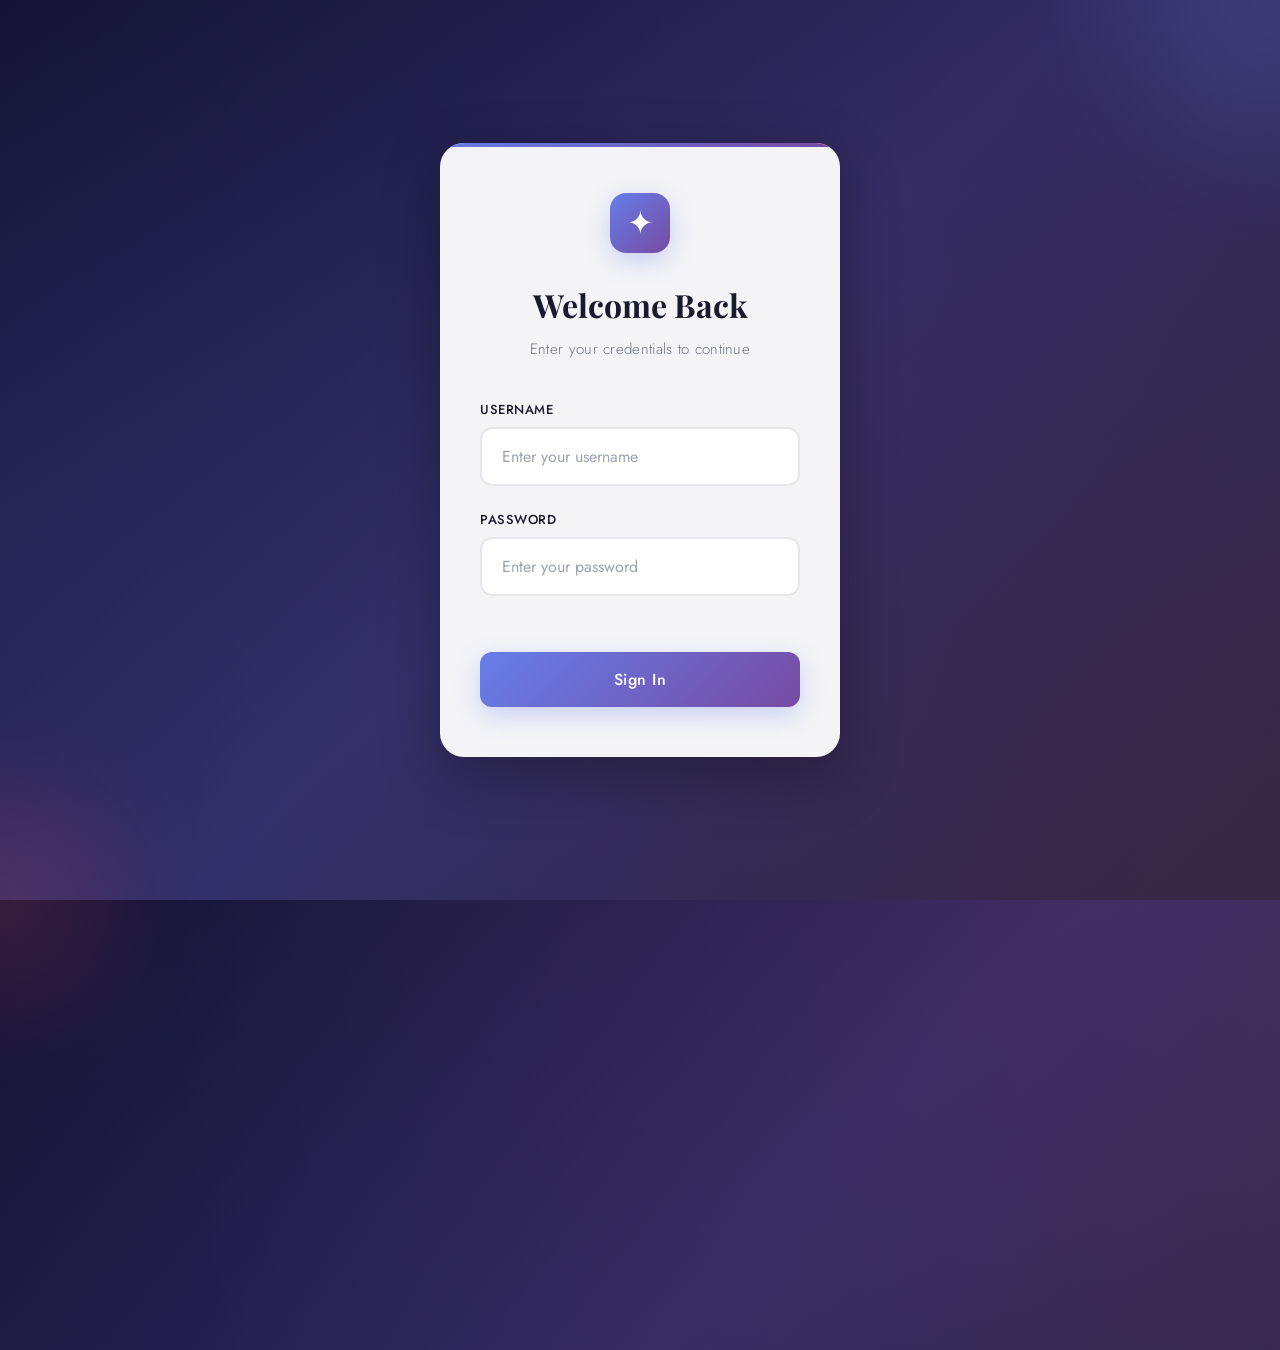
<file: index.html>
<!DOCTYPE html>
<html>
<head>
    <title>Portfolio Login</title>
    <link rel="preconnect" href="https://fonts.googleapis.com">
    <link rel="preconnect" href="https://fonts.gstatic.com" crossorigin>
    <link href="https://fonts.googleapis.com/css2?family=Playfair+Display:wght@700&family=Jost:wght@300;400;500&display=swap" rel="stylesheet">
    <style>
        * {
            margin: 0;
            padding: 0;
            box-sizing: border-box;
        }

        :root {
            --primary-gradient: linear-gradient(135deg, #667eea 0%, #764ba2 100%);
            --secondary-gradient: linear-gradient(135deg, #f093fb 0%, #f5576c 100%);
            --accent: #667eea;
            --text-primary: #1a1a2e;
            --text-light: #6b7280;
            --bg-card: rgba(255, 255, 255, 0.95);
        }

        body {
            margin: 0;
            min-height: 100vh;
            display: flex;
            justify-content: center;
            align-items: center;
            font-family: 'Jost', sans-serif;
            background: #0f0c29;
            background: linear-gradient(135deg, #0f0c29 0%, #302b63 50%, #24243e 100%);
            position: relative;
            overflow: hidden;
        }

        body::before {
            content: '';
            position: absolute;
            width: 200%;
            height: 200%;
            background: 
                radial-gradient(circle at 20% 50%, rgba(102, 126, 234, 0.1) 0%, transparent 50%),
                radial-gradient(circle at 80% 80%, rgba(245, 87, 108, 0.1) 0%, transparent 50%);
            animation: rotate 30s linear infinite;
        }

        @keyframes rotate {
            0% { transform: rotate(0deg); }
            100% { transform: rotate(360deg); }
        }

        .container {
            position: relative;
            z-index: 1;
            width: 100%;
            max-width: 440px;
            padding: 20px;
            animation: fadeInUp 0.8s ease-out;
        }

        @keyframes fadeInUp {
            from {
                opacity: 0;
                transform: translateY(30px);
            }
            to {
                opacity: 1;
                transform: translateY(0);
            }
        }

        .login-card {
            background: var(--bg-card);
            backdrop-filter: blur(20px);
            padding: 50px 40px;
            border-radius: 24px;
            box-shadow: 
                0 20px 60px rgba(0, 0, 0, 0.3),
                0 0 0 1px rgba(255, 255, 255, 0.1) inset;
            position: relative;
            overflow: hidden;
        }

        .login-card::before {
            content: '';
            position: absolute;
            top: 0;
            left: 0;
            right: 0;
            height: 4px;
            background: var(--primary-gradient);
        }

        .logo {
            width: 60px;
            height: 60px;
            background: var(--primary-gradient);
            border-radius: 16px;
            margin: 0 auto 30px;
            display: flex;
            align-items: center;
            justify-content: center;
            box-shadow: 0 8px 24px rgba(102, 126, 234, 0.3);
            animation: pulse 2s ease-in-out infinite;
        }

        @keyframes pulse {
            0%, 100% { transform: scale(1); }
            50% { transform: scale(1.05); }
        }

        .logo::before {
            content: '✦';
            font-size: 32px;
            color: white;
        }

        h1 {
            font-family: 'Playfair Display', serif;
            font-size: 32px;
            color: var(--text-primary);
            text-align: center;
            margin-bottom: 12px;
            font-weight: 700;
        }

        .subtitle {
            text-align: center;
            color: var(--text-light);
            font-size: 15px;
            margin-bottom: 40px;
            font-weight: 300;
            letter-spacing: 0.3px;
        }

        .input-group {
            margin-bottom: 24px;
            position: relative;
        }

        .input-group label {
            display: block;
            color: var(--text-primary);
            font-size: 13px;
            font-weight: 500;
            margin-bottom: 8px;
            letter-spacing: 0.5px;
            text-transform: uppercase;
        }

        .input-wrapper {
            position: relative;
        }

        input {
            width: 100%;
            padding: 16px 20px;
            font-size: 16px;
            border: 2px solid #e5e7eb;
            border-radius: 12px;
            background: white;
            color: var(--text-primary);
            outline: none;
            transition: all 0.3s cubic-bezier(0.4, 0, 0.2, 1);
            font-family: 'Jost', sans-serif;
        }

        input:focus {
            border-color: var(--accent);
            box-shadow: 0 0 0 4px rgba(102, 126, 234, 0.1);
            transform: translateY(-2px);
        }

        input::placeholder {
            color: #9ca3af;
        }

        .login-button {
            width: 100%;
            padding: 16px;
            font-size: 16px;
            font-weight: 500;
            cursor: pointer;
            border: none;
            border-radius: 12px;
            background: var(--primary-gradient);
            color: white;
            transition: all 0.3s cubic-bezier(0.4, 0, 0.2, 1);
            margin-top: 32px;
            font-family: 'Jost', sans-serif;
            letter-spacing: 0.5px;
            box-shadow: 0 8px 24px rgba(102, 126, 234, 0.3);
            position: relative;
            overflow: hidden;
        }

        .login-button::before {
            content: '';
            position: absolute;
            top: 0;
            left: -100%;
            width: 100%;
            height: 100%;
            background: linear-gradient(90deg, transparent, rgba(255, 255, 255, 0.3), transparent);
            transition: left 0.5s;
        }

        .login-button:hover::before {
            left: 100%;
        }

        .login-button:hover {
            transform: translateY(-2px);
            box-shadow: 0 12px 32px rgba(102, 126, 234, 0.4);
        }

        .login-button:active {
            transform: translateY(0);
        }

        .error-message {
            color: #ef4444;
            font-size: 14px;
            margin-top: 16px;
            text-align: center;
            display: none;
            animation: shake 0.4s ease-in-out;
            background: #fee2e2;
            padding: 12px;
            border-radius: 8px;
            font-weight: 400;
        }

        @keyframes shake {
            0%, 100% { transform: translateX(0); }
            25% { transform: translateX(-10px); }
            75% { transform: translateX(10px); }
        }

        .decorative-circle {
            position: absolute;
            border-radius: 50%;
            opacity: 0.6;
            filter: blur(60px);
            pointer-events: none;
        }

        .circle-1 {
            width: 300px;
            height: 300px;
            background: rgba(102, 126, 234, 0.3);
            top: -150px;
            right: -150px;
        }

        .circle-2 {
            width: 200px;
            height: 200px;
            background: rgba(245, 87, 108, 0.3);
            bottom: -100px;
            left: -100px;
        }
    </style>
</head>
<body>

<div class="container">
    <div class="login-card">
        <div class="logo"></div>
        <h1>Welcome Back</h1>
        <p class="subtitle">Enter your credentials to continue</p>
        
        <form onsubmit="return login(event)">
            <div class="input-group">
                <label for="username">Username</label>
                <div class="input-wrapper">
                    <input type="text" id="username" placeholder="Enter your username" autocomplete="username" required>
                </div>
            </div>

            <div class="input-group">
                <label for="password">Password</label>
                <div class="input-wrapper">
                    <input type="password" id="password" placeholder="Enter your password" autocomplete="current-password" required>
                </div>
            </div>

            <button type="submit" class="login-button">Sign In</button>
            
            <div class="error-message" id="errorMessage">Invalid username or password. Please try again.</div>
        </form>
    </div>
</div>

<div class="decorative-circle circle-1"></div>
<div class="decorative-circle circle-2"></div>

<script>
    const validUsername = "jenelle antigue";
    const validPassword = "09603083821Sus";

    function login(e) {
        e.preventDefault();
        
        const username = document.getElementById('username').value;
        const password = document.getElementById('password').value;
        const errorMessage = document.getElementById('errorMessage');

        if (username === validUsername && password === validPassword) {
            window.location.href = 'portfolio.html';
        } else {
            errorMessage.style.display = 'block';
            document.getElementById('password').value = '';
            
            setTimeout(() => {
                errorMessage.style.display = 'none';
            }, 3000);
        }
        
        return false;
    }
</script>

</body>
</html>
</file>
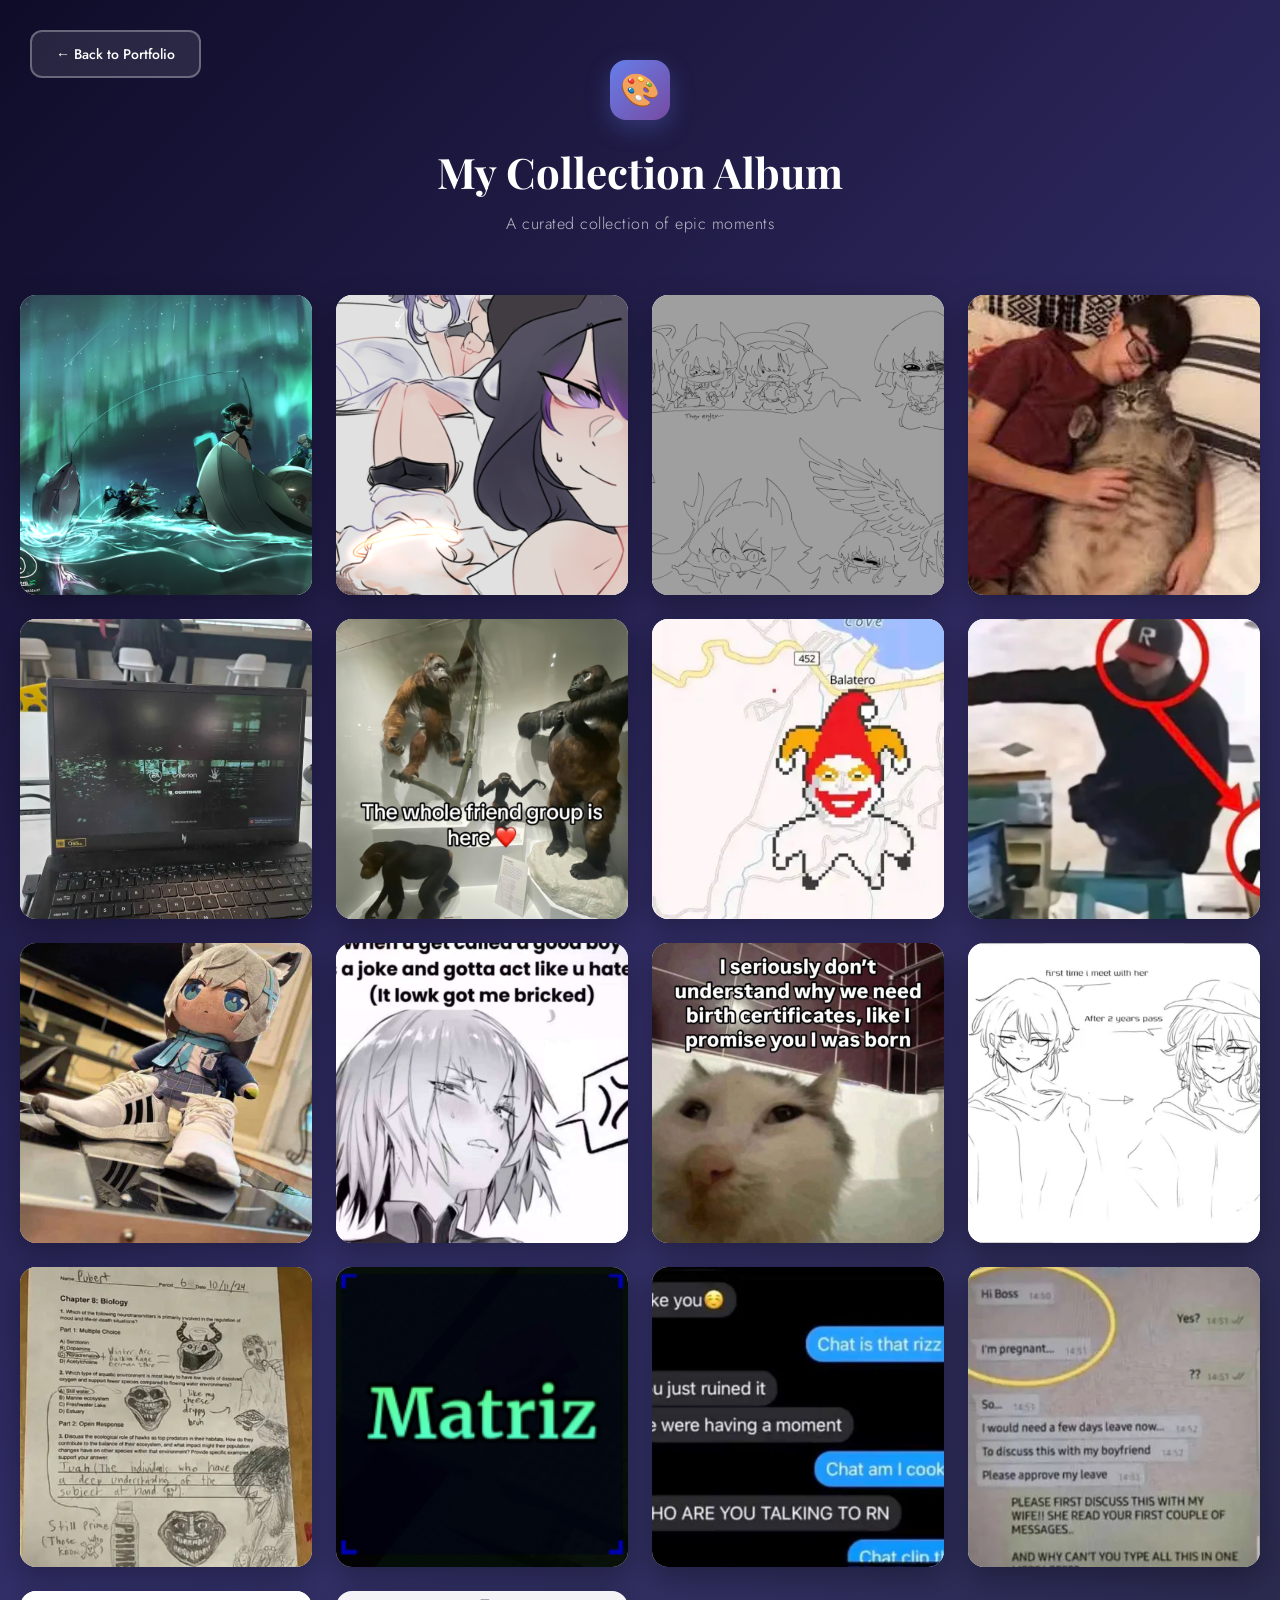
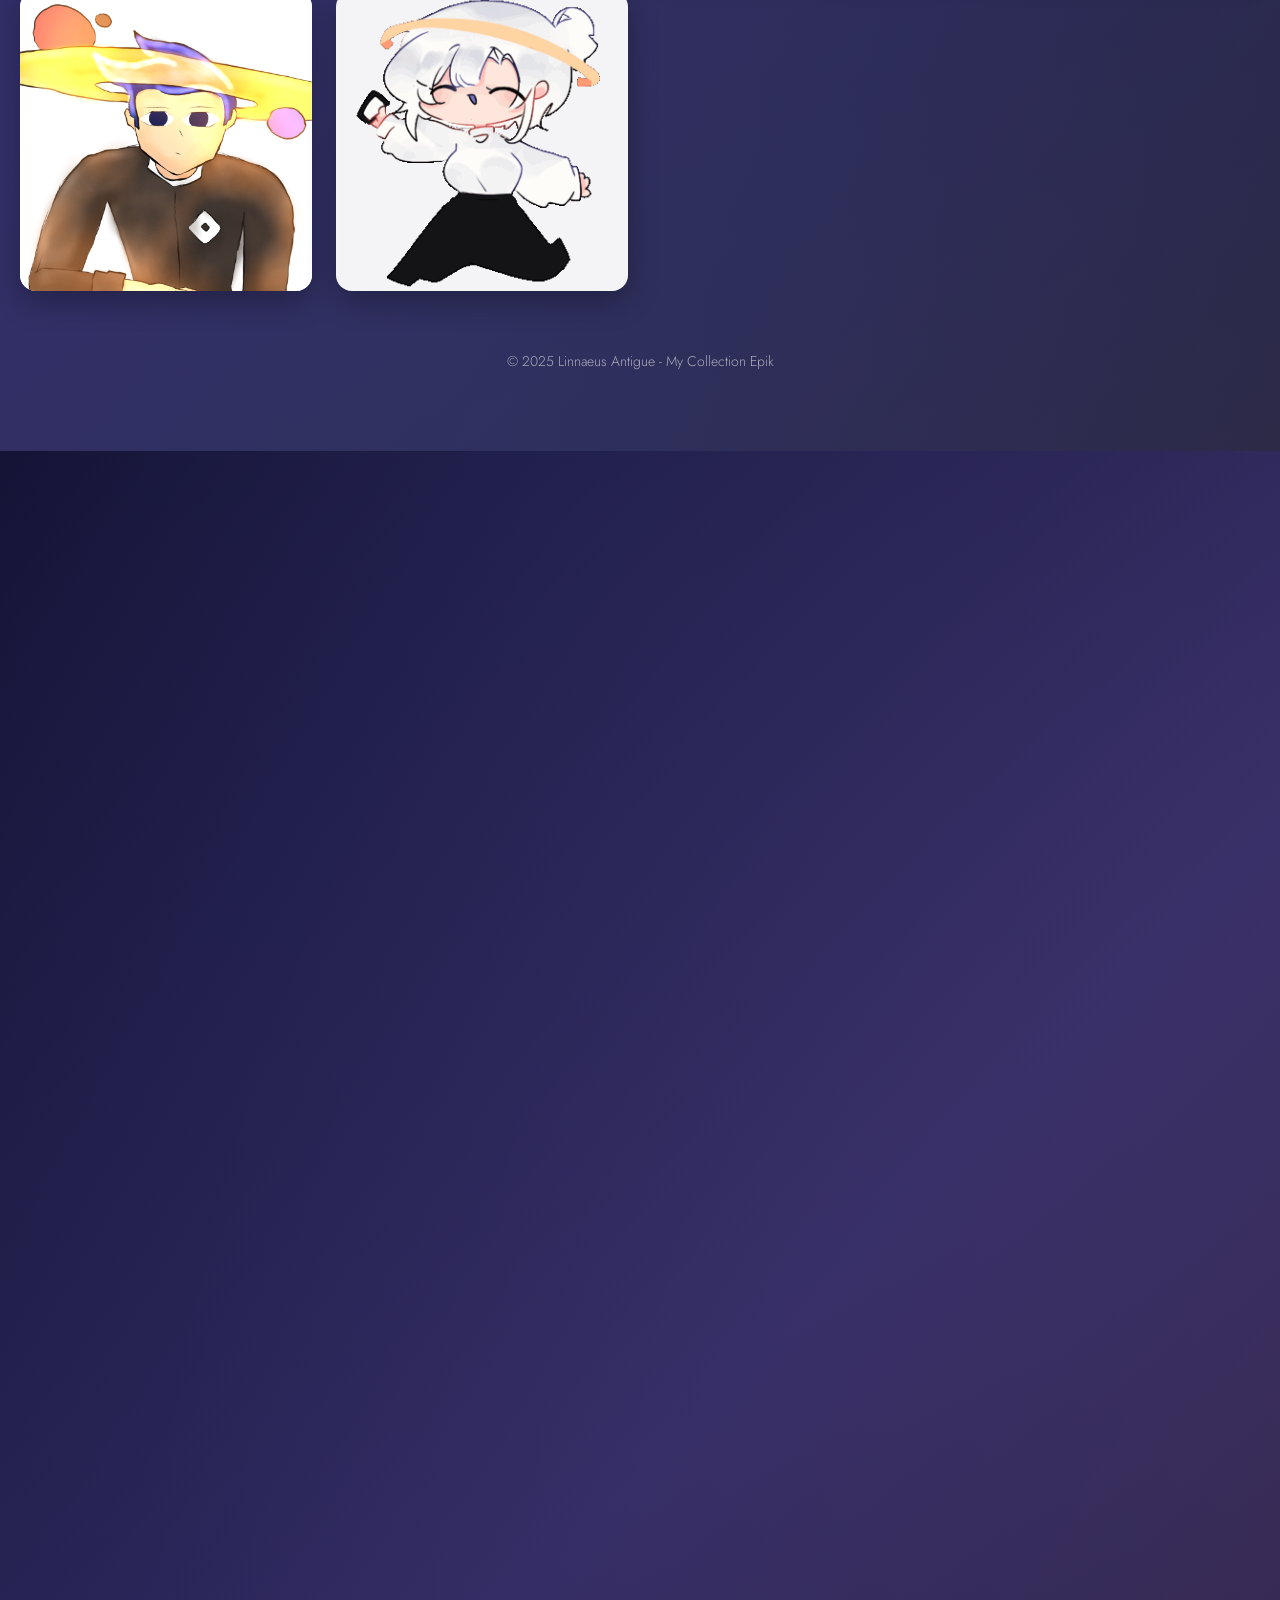
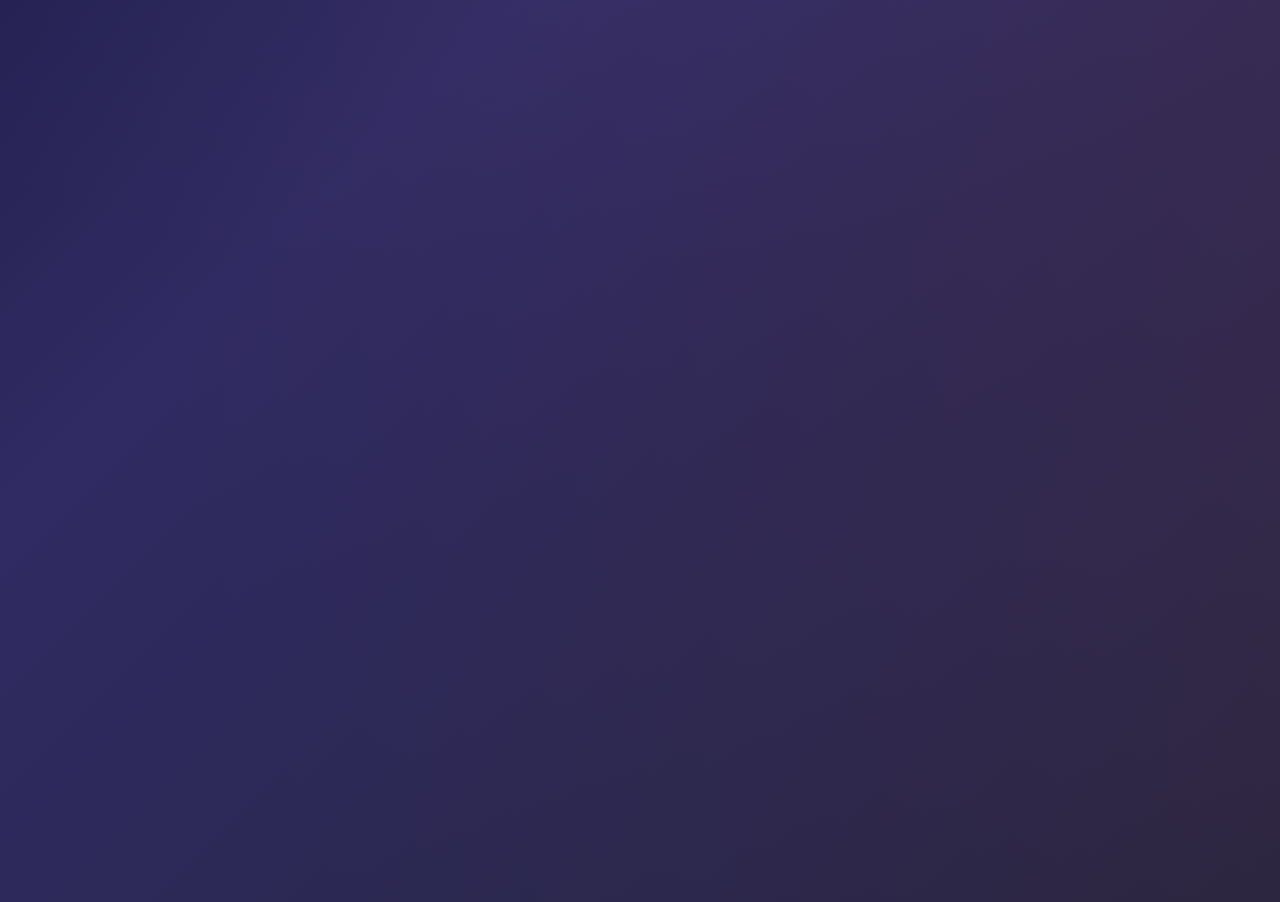
<file: collection_album.html>
<!DOCTYPE html>
<html>
<head>
    <meta name="viewport" content="width=device-width, initial-scale=1.0">
    <title>My Collection Album</title>
    <link rel="preconnect" href="https://fonts.googleapis.com">
    <link rel="preconnect" href="https://fonts.gstatic.com" crossorigin>
    <link href="https://fonts.googleapis.com/css2?family=Playfair+Display:wght@700&family=Jost:wght@300;400;500;600&display=swap" rel="stylesheet">
    <style>
        * {
            margin: 0;
            padding: 0;
            box-sizing: border-box;
        }

        :root {
            --primary-gradient: linear-gradient(135deg, #667eea 0%, #764ba2 100%);
            --accent: #667eea;
            --text-primary: #1a1a2e;
            --text-light: #6b7280;
            --bg-card: rgba(255, 255, 255, 0.95);
        }

        body {
            margin: 0;
            min-height: 100vh;
            font-family: 'Jost', sans-serif;
            background: #0f0c29;
            background: linear-gradient(135deg, #0f0c29 0%, #302b63 50%, #24243e 100%);
            position: relative;
            overflow-x: hidden;
            padding-bottom: 60px;
        }

        body::before {
            content: '';
            position: absolute;
            width: 200%;
            height: 200%;
            background: 
                radial-gradient(circle at 20% 50%, rgba(102, 126, 234, 0.1) 0%, transparent 50%),
                radial-gradient(circle at 80% 80%, rgba(245, 87, 108, 0.1) 0%, transparent 50%);
            animation: rotate 30s linear infinite;
            z-index: 0;
        }

        @keyframes rotate {
            0% { transform: rotate(0deg); }
            100% { transform: rotate(360deg); }
        }

        header {
            position: relative;
            z-index: 1;
            text-align: center;
            padding: 60px 20px 40px;
            animation: fadeInDown 0.8s ease-out;
        }

        @keyframes fadeInDown {
            from {
                opacity: 0;
                transform: translateY(-30px);
            }
            to {
                opacity: 1;
                transform: translateY(0);
            }
        }

        .logo {
            width: 60px;
            height: 60px;
            background: var(--primary-gradient);
            border-radius: 16px;
            margin: 0 auto 24px;
            display: flex;
            align-items: center;
            justify-content: center;
            box-shadow: 0 8px 24px rgba(102, 126, 234, 0.3);
            animation: pulse 2s ease-in-out infinite;
        }

        @keyframes pulse {
            0%, 100% { transform: scale(1); }
            50% { transform: scale(1.05); }
        }

        .logo::before {
            content: '🎨';
            font-size: 32px;
        }

        h1 {
            font-family: 'Playfair Display', serif;
            font-size: 42px;
            color: white;
            margin-bottom: 12px;
            font-weight: 700;
        }

        .subtitle {
            color: rgba(255, 255, 255, 0.7);
            font-size: 16px;
            font-weight: 300;
            letter-spacing: 0.5px;
        }

        .back-button {
            position: fixed;
            top: 30px;
            left: 30px;
            z-index: 100;
            padding: 12px 24px;
            font-size: 14px;
            font-weight: 500;
            cursor: pointer;
            border: 2px solid rgba(255, 255, 255, 0.3);
            border-radius: 12px;
            background: rgba(255, 255, 255, 0.1);
            backdrop-filter: blur(10px);
            color: white;
            transition: all 0.3s cubic-bezier(0.4, 0, 0.2, 1);
            font-family: 'Jost', sans-serif;
            text-decoration: none;
            display: inline-flex;
            align-items: center;
            gap: 8px;
        }

        .back-button:hover {
            background: rgba(255, 255, 255, 0.2);
            border-color: rgba(255, 255, 255, 0.5);
            transform: translateX(-4px);
        }

        .gallery {
            position: relative;
            z-index: 1;
            max-width: 1400px;
            margin: 0 auto;
            padding: 20px;
            display: grid;
            grid-template-columns: repeat(auto-fill, minmax(280px, 1fr));
            gap: 24px;
            animation: fadeInUp 0.8s ease-out 0.2s both;
        }

        @keyframes fadeInUp {
            from {
                opacity: 0;
                transform: translateY(30px);
            }
            to {
                opacity: 1;
                transform: translateY(0);
            }
        }

        .gallery-item {
            position: relative;
            overflow: hidden;
            border-radius: 16px;
            background: var(--bg-card);
            backdrop-filter: blur(20px);
            box-shadow: 
                0 10px 30px rgba(0, 0, 0, 0.3),
                0 0 0 1px rgba(255, 255, 255, 0.1) inset;
            transition: all 0.4s cubic-bezier(0.4, 0, 0.2, 1);
            cursor: pointer;
        }

        .gallery-item::before {
            content: '';
            position: absolute;
            top: 0;
            left: 0;
            right: 0;
            height: 3px;
            background: var(--primary-gradient);
            transform: scaleX(0);
            transition: transform 0.4s cubic-bezier(0.4, 0, 0.2, 1);
            z-index: 2;
        }

        .gallery-item:hover::before {
            transform: scaleX(1);
        }

        .gallery-item:hover {
            transform: translateY(-8px);
            box-shadow: 
                0 20px 50px rgba(0, 0, 0, 0.4),
                0 0 0 1px rgba(255, 255, 255, 0.2) inset;
        }

        .gallery-item img {
            width: 100%;
            height: 300px;
            object-fit: cover;
            display: block;
            transition: transform 0.4s cubic-bezier(0.4, 0, 0.2, 1);
        }

        .gallery-item:hover img {
            transform: scale(1.05);
        }

        footer {
            position: relative;
            z-index: 1;
            text-align: center;
            padding: 40px 20px 20px;
            color: rgba(255, 255, 255, 0.6);
            font-size: 14px;
            font-weight: 300;
        }

        /* Lightbox */
        .lightbox {
            display: none;
            position: fixed;
            z-index: 1000;
            top: 0;
            left: 0;
            width: 100%;
            height: 100%;
            background: rgba(0, 0, 0, 0.95);
            backdrop-filter: blur(10px);
            animation: fadeIn 0.3s ease-out;
        }

        @keyframes fadeIn {
            from { opacity: 0; }
            to { opacity: 1; }
        }

        .lightbox.active {
            display: flex;
            align-items: center;
            justify-content: center;
        }

        .lightbox-content {
            max-width: 90%;
            max-height: 90%;
            border-radius: 8px;
            animation: zoomIn 0.3s ease-out;
        }

        @keyframes zoomIn {
            from {
                opacity: 0;
                transform: scale(0.8);
            }
            to {
                opacity: 1;
                transform: scale(1);
            }
        }

        .lightbox-close {
            position: absolute;
            top: 30px;
            right: 30px;
            font-size: 40px;
            color: white;
            cursor: pointer;
            background: rgba(255, 255, 255, 0.1);
            width: 50px;
            height: 50px;
            border-radius: 50%;
            display: flex;
            align-items: center;
            justify-content: center;
            backdrop-filter: blur(10px);
            transition: all 0.3s ease;
        }

        .lightbox-close:hover {
            background: rgba(255, 255, 255, 0.2);
            transform: rotate(90deg);
        }

        @media (max-width: 768px) {
            h1 {
                font-size: 32px;
            }

            .gallery {
                grid-template-columns: repeat(auto-fill, minmax(200px, 1fr));
                gap: 16px;
            }

            .back-button {
                top: 20px;
                left: 20px;
                padding: 10px 20px;
                font-size: 13px;
            }
        }
    </style>
</head>
<body>
    <a href="portfolio.html" class="back-button">← Back to Portfolio</a>

    <header>
        <div class="logo"></div>
        <h1>My Collection Album</h1>
        <p class="subtitle">A curated collection of epic moments</p>
    </header>

    <main class="gallery">
        <div class="gallery-item" onclick="openLightbox(this)">
            <img src="collection/fisch.webp" alt="Fisch">
        </div>
        <div class="gallery-item" onclick="openLightbox(this)">
            <img src="collection/alice.webp" alt="Alice">
        </div>
        <div class="gallery-item" onclick="openLightbox(this)">
            <img src="collection/trio_slop.webp" alt="Trio Slop">
        </div>
        <div class="gallery-item" onclick="openLightbox(this)">
            <img src="collection/kitty.webp" alt="Kitty">
        </div>
        <div class="gallery-item" onclick="openLightbox(this)">
            <img src="collection/pc1001.webp" alt="PC 1001">
        </div>
        <div class="gallery-item" onclick="openLightbox(this)">
            <img src="collection/friend_gruop_ahh.webp" alt="Friend Group">
        </div>
        <div class="gallery-item" onclick="openLightbox(this)">
            <img src="collection/balatero1.webp" alt="Balatero">
        </div>
        <div class="gallery-item" onclick="openLightbox(this)">
            <img src="collection/roblox_guest.webp" alt="Roblox Guest">
        </div>
        <div class="gallery-item" onclick="openLightbox(this)">
            <img src="collection/shiro.webp" alt="Shiro">
        </div>
        <div class="gallery-item" onclick="openLightbox(this)">
            <img src="collection/gud_boy.jpg" alt="Good Boy">
        </div>
        <div class="gallery-item" onclick="openLightbox(this)">
            <img src="collection/i_dont_understand.webp" alt="I Don't Understand">
        </div>
        <div class="gallery-item" onclick="openLightbox(this)">
            <img src="collection/2_years.webp" alt="2 Years">
        </div>
        <div class="gallery-item" onclick="openLightbox(this)">
            <img src="collection/results_n.webp" alt="Results N">
        </div>
        <div class="gallery-item" onclick="openLightbox(this)">
            <img src="collection/matrix_rizz.webp" alt="Matrix Rizz">
        </div>
        <div class="gallery-item" onclick="openLightbox(this)">
            <img src="collection/hes_cooked.webp" alt="He's Cooked">
        </div>
        <div class="gallery-item" onclick="openLightbox(this)">
            <img src="collection/wth.webp" alt="WTH">
        </div>
        <div class="gallery-item" onclick="openLightbox(this)">
            <img src="collection/sunshine.webp" alt="Sunshine">
        </div>
        <div class="gallery-item" onclick="openLightbox(this)">
            <img src="collection/alice.gif" alt="Alice Animation">
        </div>
    </main>

    <footer>
        <p>© 2025 Linnaeus Antigue - My Collection Epik</p>
    </footer>

    <!-- Lightbox -->
    <div class="lightbox" id="lightbox" onclick="closeLightbox()">
        <span class="lightbox-close">&times;</span>
        <img class="lightbox-content" id="lightboxImg">
    </div>

    <script>
        function openLightbox(element) {
            const img = element.querySelector('img');
            const lightbox = document.getElementById('lightbox');
            const lightboxImg = document.getElementById('lightboxImg');
            
            lightboxImg.src = img.src;
            lightbox.classList.add('active');
            document.body.style.overflow = 'hidden';
        }

        function closeLightbox() {
            const lightbox = document.getElementById('lightbox');
            lightbox.classList.remove('active');
            document.body.style.overflow = 'auto';
        }

        // Close lightbox with Escape key
        document.addEventListener('keydown', function(e) {
            if (e.key === 'Escape') {
                closeLightbox();
            }
        });
    </script>
</body>
</html>
</file>
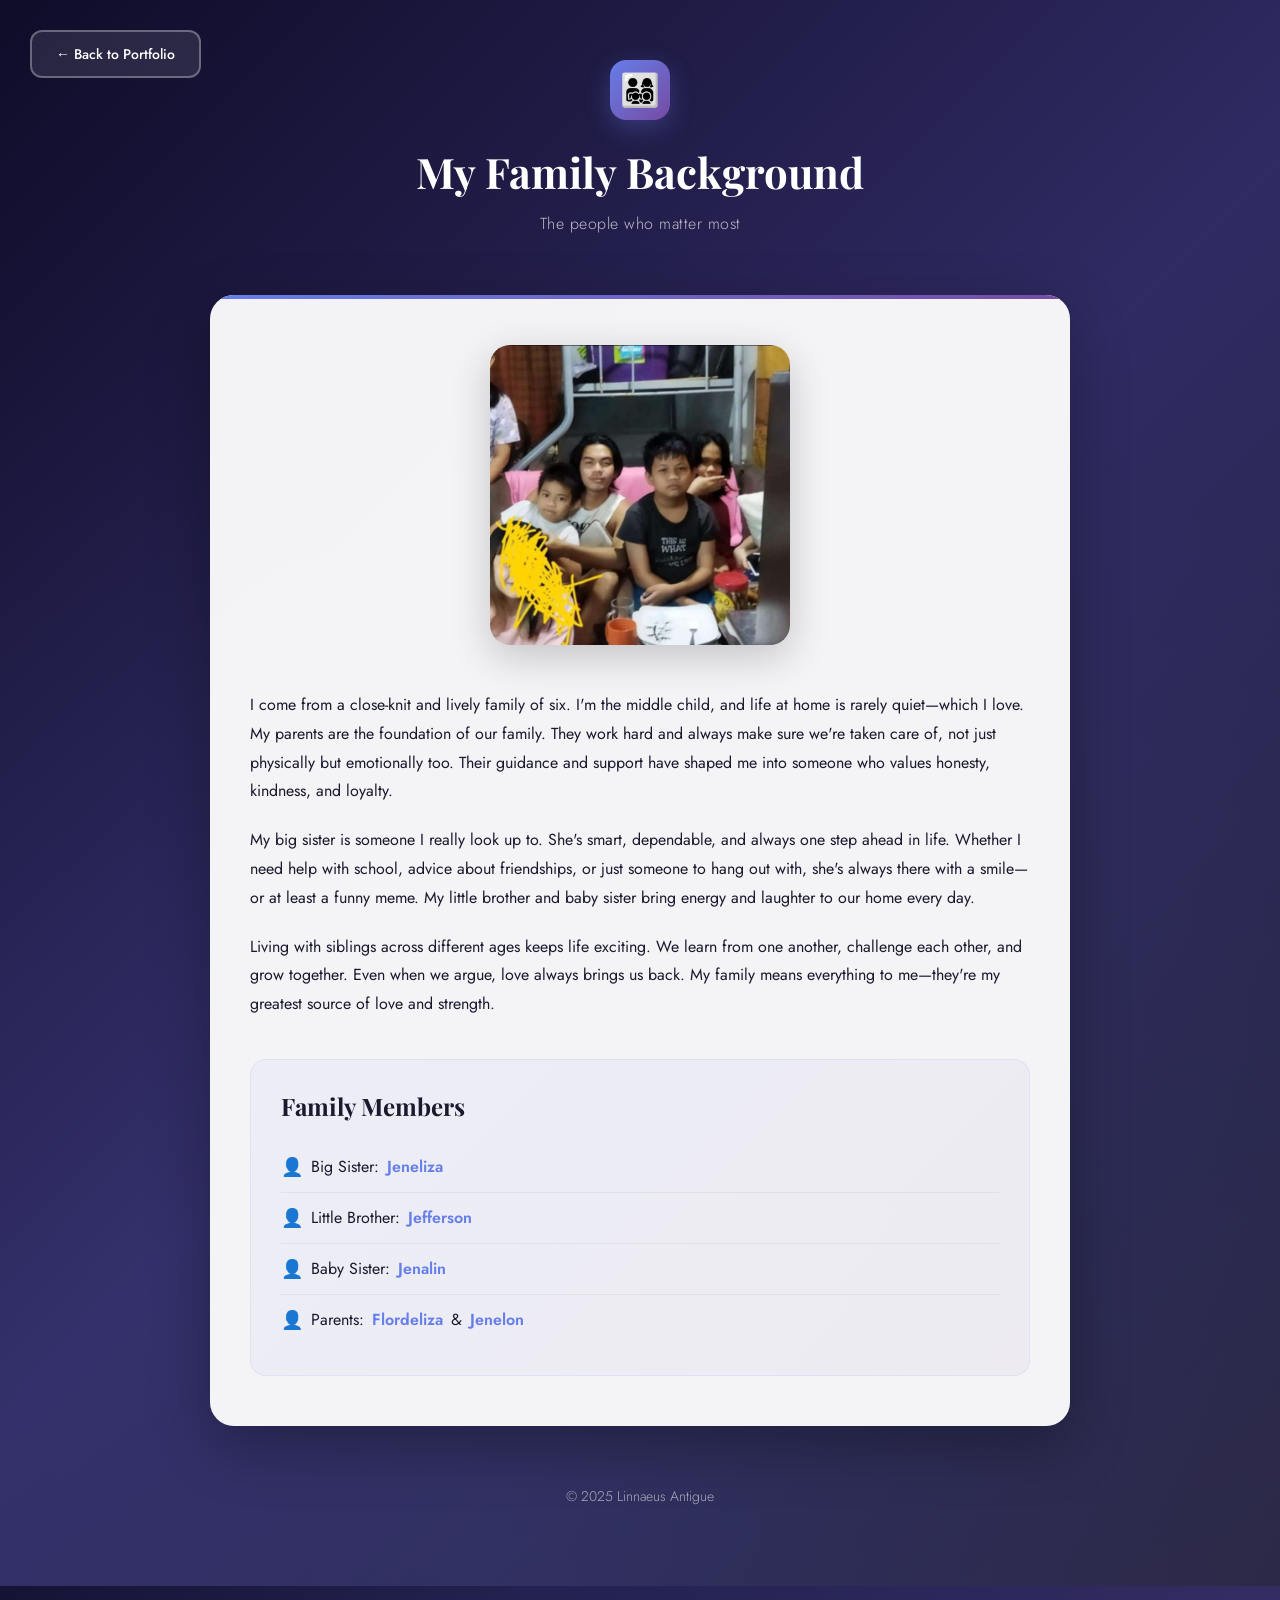
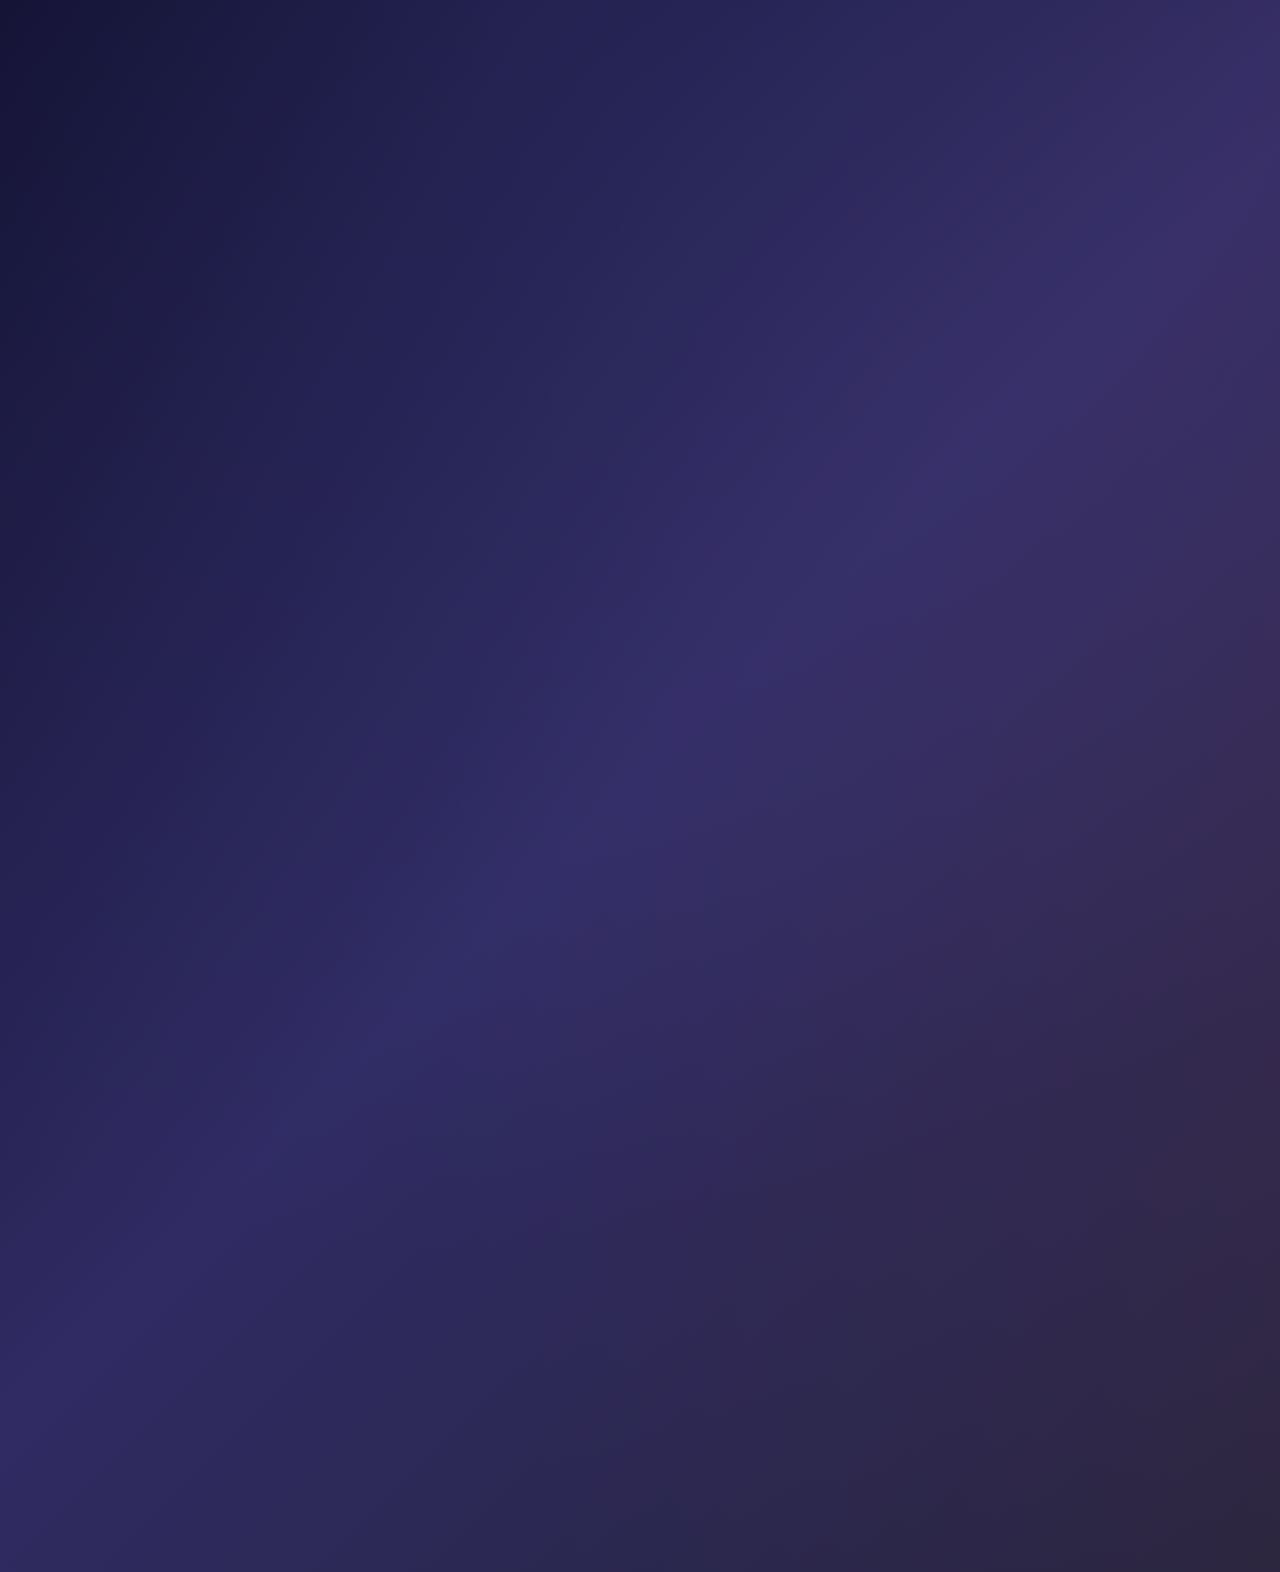
<file: family.html>
<!DOCTYPE html>
<html lang="en">
<head>
    <meta charset="UTF-8">
    <meta name="viewport" content="width=device-width, initial-scale=1.0">
    <title>My Family Background</title>
    <link rel="preconnect" href="https://fonts.googleapis.com">
    <link rel="preconnect" href="https://fonts.gstatic.com" crossorigin>
    <link href="https://fonts.googleapis.com/css2?family=Playfair+Display:wght@700&family=Jost:wght@300;400;500;600&display=swap" rel="stylesheet">
    <style>
        * {
            margin: 0;
            padding: 0;
            box-sizing: border-box;
        }

        :root {
            --primary-gradient: linear-gradient(135deg, #667eea 0%, #764ba2 100%);
            --accent: #667eea;
            --text-primary: #1a1a2e;
            --text-light: #6b7280;
            --bg-card: rgba(255, 255, 255, 0.95);
        }

        body {
            margin: 0;
            min-height: 100vh;
            font-family: 'Jost', sans-serif;
            background: #0f0c29;
            background: linear-gradient(135deg, #0f0c29 0%, #302b63 50%, #24243e 100%);
            position: relative;
            overflow-x: hidden;
            padding-bottom: 60px;
        }

        body::before {
            content: '';
            position: absolute;
            width: 200%;
            height: 200%;
            background: 
                radial-gradient(circle at 20% 50%, rgba(102, 126, 234, 0.1) 0%, transparent 50%),
                radial-gradient(circle at 80% 80%, rgba(245, 87, 108, 0.1) 0%, transparent 50%);
            animation: rotate 30s linear infinite;
            z-index: 0;
        }

        @keyframes rotate {
            0% { transform: rotate(0deg); }
            100% { transform: rotate(360deg); }
        }

        header {
            position: relative;
            z-index: 1;
            text-align: center;
            padding: 60px 20px 40px;
            animation: fadeInDown 0.8s ease-out;
        }

        @keyframes fadeInDown {
            from {
                opacity: 0;
                transform: translateY(-30px);
            }
            to {
                opacity: 1;
                transform: translateY(0);
            }
        }

        .logo {
            width: 60px;
            height: 60px;
            background: var(--primary-gradient);
            border-radius: 16px;
            margin: 0 auto 24px;
            display: flex;
            align-items: center;
            justify-content: center;
            box-shadow: 0 8px 24px rgba(102, 126, 234, 0.3);
            animation: pulse 2s ease-in-out infinite;
        }

        @keyframes pulse {
            0%, 100% { transform: scale(1); }
            50% { transform: scale(1.05); }
        }

        .logo::before {
            content: '👨‍👩‍👧‍👦';
            font-size: 32px;
        }

        h1 {
            font-family: 'Playfair Display', serif;
            font-size: 42px;
            color: white;
            margin-bottom: 12px;
            font-weight: 700;
        }

        .subtitle {
            color: rgba(255, 255, 255, 0.7);
            font-size: 16px;
            font-weight: 300;
            letter-spacing: 0.5px;
        }

        .back-button {
            position: fixed;
            top: 30px;
            left: 30px;
            z-index: 100;
            padding: 12px 24px;
            font-size: 14px;
            font-weight: 500;
            cursor: pointer;
            border: 2px solid rgba(255, 255, 255, 0.3);
            border-radius: 12px;
            background: rgba(255, 255, 255, 0.1);
            backdrop-filter: blur(10px);
            color: white;
            transition: all 0.3s cubic-bezier(0.4, 0, 0.2, 1);
            font-family: 'Jost', sans-serif;
            text-decoration: none;
            display: inline-flex;
            align-items: center;
            gap: 8px;
        }

        .back-button:hover {
            background: rgba(255, 255, 255, 0.2);
            border-color: rgba(255, 255, 255, 0.5);
            transform: translateX(-4px);
        }

        .container {
            position: relative;
            z-index: 1;
            max-width: 900px;
            margin: 0 auto;
            padding: 20px;
            animation: fadeInUp 0.8s ease-out 0.2s both;
        }

        @keyframes fadeInUp {
            from {
                opacity: 0;
                transform: translateY(30px);
            }
            to {
                opacity: 1;
                transform: translateY(0);
            }
        }

        .profile-card {
            background: var(--bg-card);
            backdrop-filter: blur(20px);
            padding: 50px 40px;
            border-radius: 24px;
            box-shadow: 
                0 20px 60px rgba(0, 0, 0, 0.3),
                0 0 0 1px rgba(255, 255, 255, 0.1) inset;
            position: relative;
            overflow: hidden;
        }

        .profile-card::before {
            content: '';
            position: absolute;
            top: 0;
            left: 0;
            right: 0;
            height: 4px;
            background: var(--primary-gradient);
        }

        .profile-image-container {
            text-align: center;
            margin-bottom: 40px;
        }

        .profile-image {
            width: 300px;
            height: 300px;
            border-radius: 20px;
            object-fit: cover;
            box-shadow: 0 12px 40px rgba(0, 0, 0, 0.2);
            transition: transform 0.4s cubic-bezier(0.4, 0, 0.2, 1);
        }

        .profile-image:hover {
            transform: scale(1.02);
        }

        .content {
            margin-bottom: 40px;
        }

        .content h3,
        .content h4,
        .content h5 {
            font-family: 'Jost', sans-serif;
            color: var(--text-primary);
            line-height: 1.8;
            font-weight: 400;
            font-size: 16px;
            margin-bottom: 20px;
        }

        .details {
            background: linear-gradient(135deg, rgba(102, 126, 234, 0.05) 0%, rgba(118, 75, 162, 0.05) 100%);
            padding: 30px;
            border-radius: 16px;
            border: 1px solid rgba(102, 126, 234, 0.1);
        }

        .details h2 {
            font-family: 'Playfair Display', serif;
            font-size: 24px;
            color: var(--text-primary);
            margin-bottom: 20px;
            font-weight: 700;
        }

        .details ul {
            list-style: none;
            padding: 0;
        }

        .details li {
            padding: 12px 0;
            color: var(--text-primary);
            font-size: 16px;
            border-bottom: 1px solid rgba(0, 0, 0, 0.05);
            display: flex;
            align-items: center;
            gap: 8px;
        }

        .details li:last-child {
            border-bottom: none;
        }

        .details li::before {
            content: '👤';
            font-size: 18px;
        }

        .details li strong {
            color: var(--accent);
            font-weight: 600;
        }

        footer {
            position: relative;
            z-index: 1;
            text-align: center;
            padding: 40px 20px 20px;
            color: rgba(255, 255, 255, 0.6);
            font-size: 14px;
            font-weight: 300;
        }

        @media (max-width: 768px) {
            h1 {
                font-size: 32px;
            }

            .profile-card {
                padding: 30px 20px;
            }

            .profile-image {
                width: 250px;
                height: 250px;
            }

            .back-button {
                top: 20px;
                left: 20px;
                padding: 10px 20px;
                font-size: 13px;
            }
        }
    </style>
</head>
<body>
    <a href="portfolio.html" class="back-button">← Back to Portfolio</a>

    <header>
        <div class="logo"></div>
        <h1>My Family Background</h1>
        <p class="subtitle">The people who matter most</p>
    </header>

    <main class="container">
        <div class="profile-card">
            <div class="profile-image-container">
                <img src="personal_images/picture2.jpg" alt="Family Photo" class="profile-image">
            </div>

            <section class="content">
                <h3>
                    I come from a close-knit and lively family of six. I'm the middle child, and life at home is rarely quiet—which I love.
                    My parents are the foundation of our family. They work hard and always make sure we're taken care of,
                    not just physically but emotionally too. Their guidance and support have shaped me into someone who values honesty, kindness, and loyalty.
                </h3>

                <h4>
                    My big sister is someone I really look up to. She's smart, dependable, and always one step ahead in life.
                    Whether I need help with school, advice about friendships, or just someone to hang out with, she's always there with a smile—or at least a funny meme.
                    My little brother and baby sister bring energy and laughter to our home every day.
                </h4>

                <h5>
                    Living with siblings across different ages keeps life exciting. We learn from one another, challenge each other,
                    and grow together. Even when we argue, love always brings us back. My family means everything to me—they're my greatest source of love and strength.
                </h5>
            </section>

            <section class="details">
                <h2>Family Members</h2>
                <ul>
                    <li>Big Sister: <strong>Jeneliza</strong></li>
                    <li>Little Brother: <strong>Jefferson</strong></li>
                    <li>Baby Sister: <strong>Jenalin</strong></li>
                    <li>Parents: <strong>Flordeliza</strong> & <strong>Jenelon</strong></li>
                </ul>
            </section>
        </div>
    </main>

    <footer>
        <p>© 2025 Linnaeus Antigue</p>
    </footer>
</body>
</html>
</file>
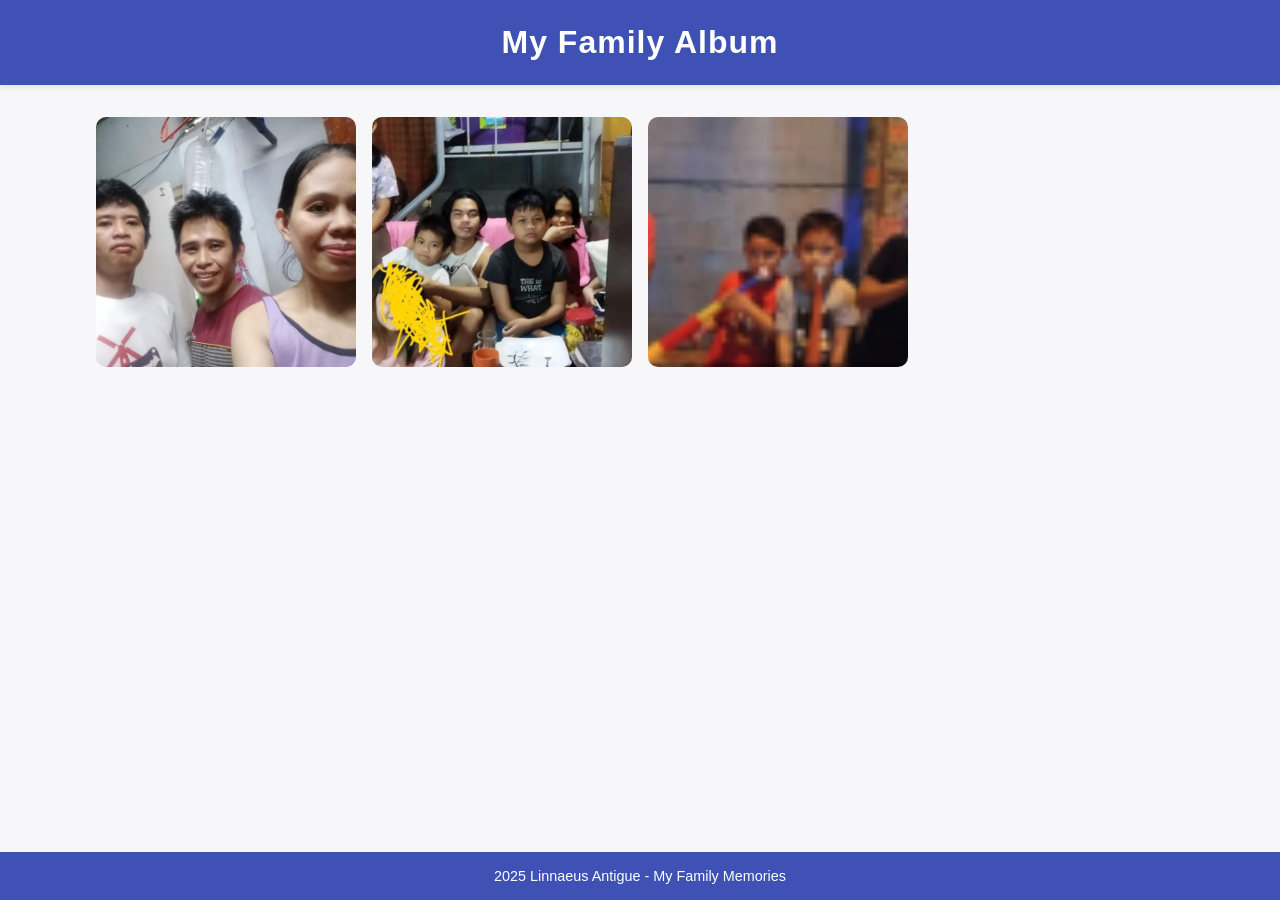
<file: family_album.html>
<!DOCTYPE html>
<html>
<head>
  <meta name="viewport" content="width=device-width, initial-scale=1.0">
  <title>My Family Album</title>
  <link rel="stylesheet" href="style.css">
</head>
<body>
  <header>
    <h1>My Family Album</h1>
  </header>

  <main class="gallery">
    <img src="family/photo1.jpg" alt="Family Photo 1">
    <img src="family/photo2.jpg" alt="Family Photo 2">
    <img src="family/photo3.png" alt="Family Photo 3">
  </main>

  <footer>
    <p>2025 Linnaeus Antigue - My Family Memories</p>
  </footer>
</body>
</html>
</file>
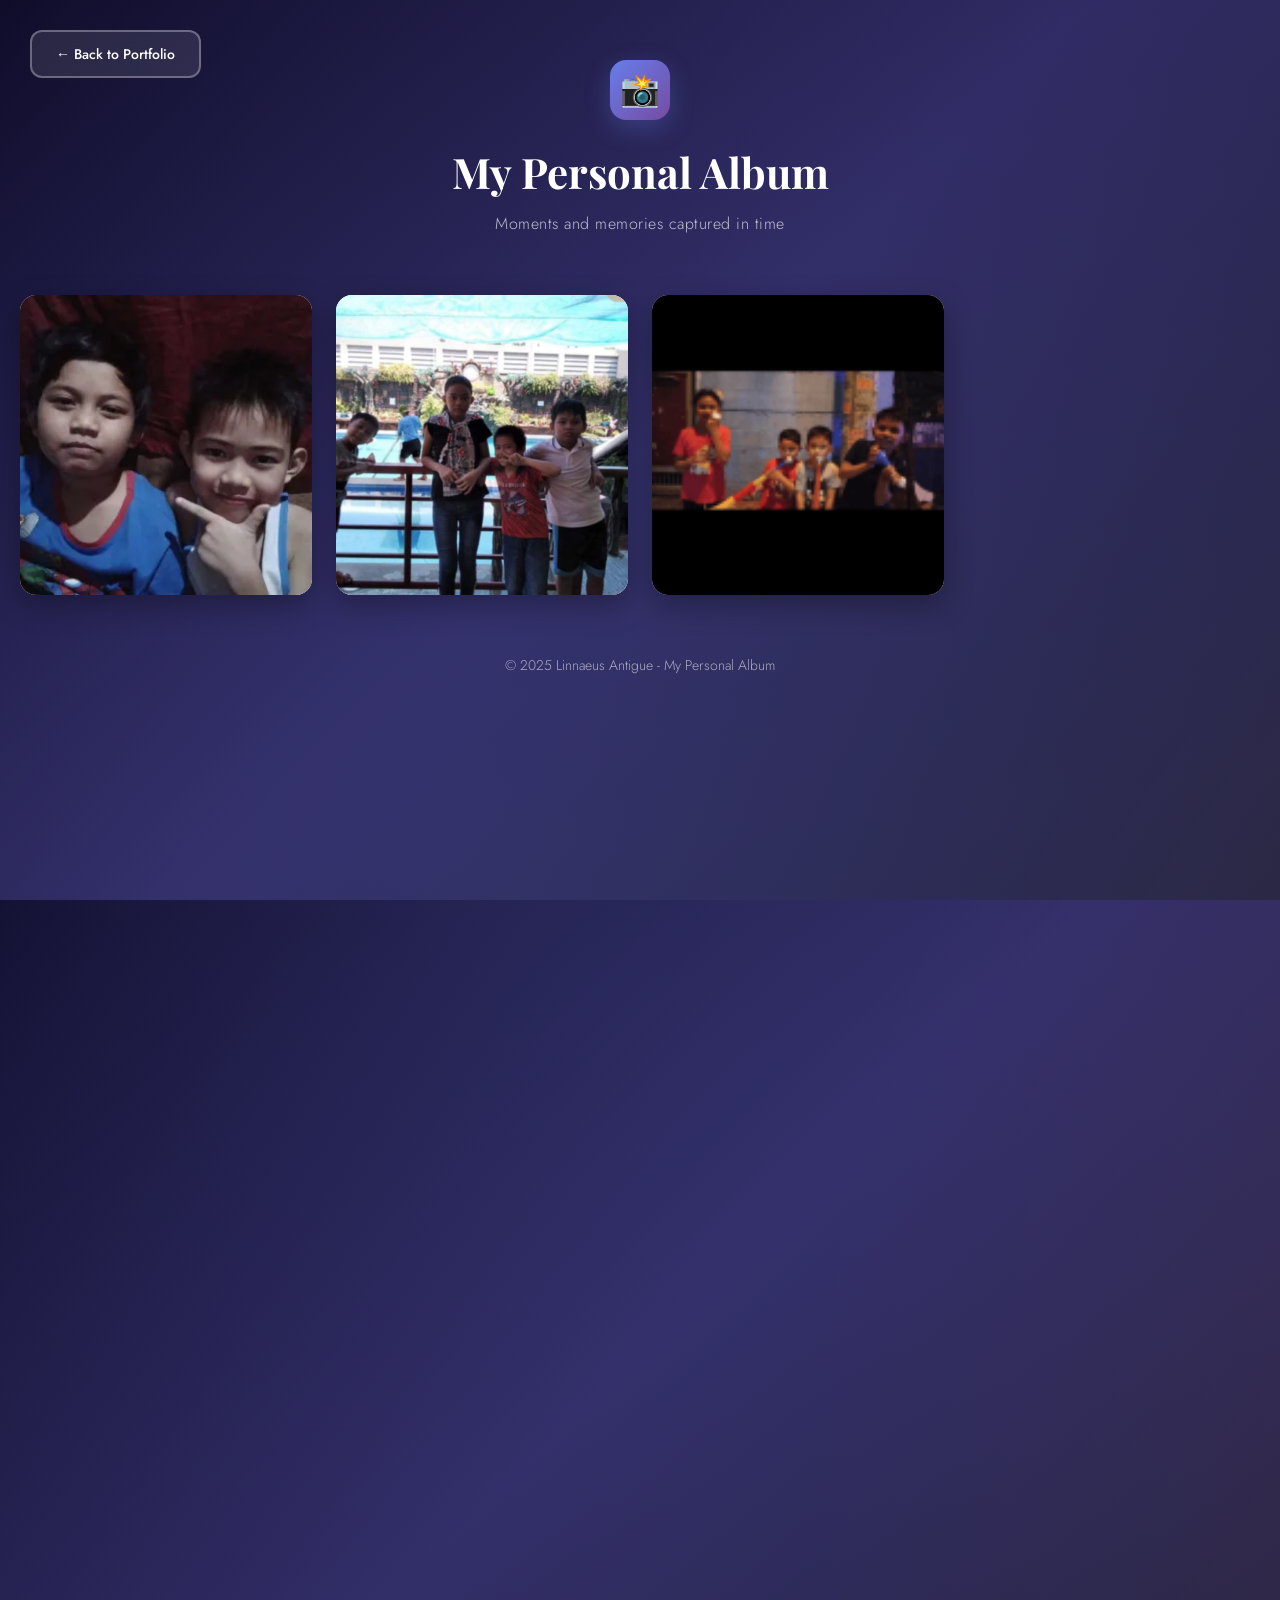
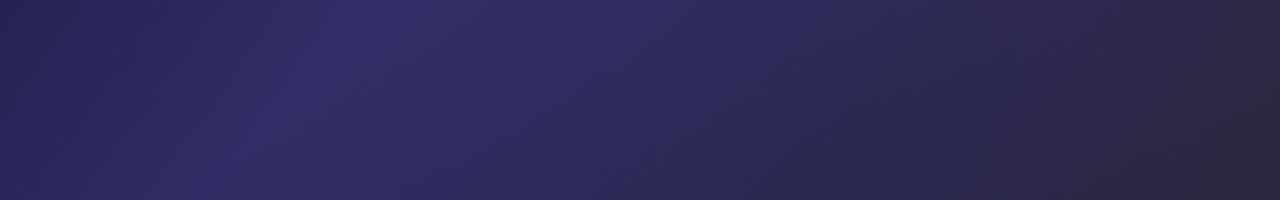
<file: personal_album.html>
<!DOCTYPE html>
<html>
<head>
    <meta name="viewport" content="width=device-width, initial-scale=1.0">
    <title>My Personal Album</title>
    <link rel="preconnect" href="https://fonts.googleapis.com">
    <link rel="preconnect" href="https://fonts.gstatic.com" crossorigin>
    <link href="https://fonts.googleapis.com/css2?family=Playfair+Display:wght@700&family=Jost:wght@300;400;500;600&display=swap" rel="stylesheet">
    <style>
        * {
            margin: 0;
            padding: 0;
            box-sizing: border-box;
        }

        :root {
            --primary-gradient: linear-gradient(135deg, #667eea 0%, #764ba2 100%);
            --accent: #667eea;
            --text-primary: #1a1a2e;
            --text-light: #6b7280;
            --bg-card: rgba(255, 255, 255, 0.95);
        }

        body {
            margin: 0;
            min-height: 100vh;
            font-family: 'Jost', sans-serif;
            background: #0f0c29;
            background: linear-gradient(135deg, #0f0c29 0%, #302b63 50%, #24243e 100%);
            position: relative;
            overflow-x: hidden;
            padding-bottom: 60px;
        }

        body::before {
            content: '';
            position: absolute;
            width: 200%;
            height: 200%;
            background: 
                radial-gradient(circle at 20% 50%, rgba(102, 126, 234, 0.1) 0%, transparent 50%),
                radial-gradient(circle at 80% 80%, rgba(245, 87, 108, 0.1) 0%, transparent 50%);
            animation: rotate 30s linear infinite;
            z-index: 0;
        }

        @keyframes rotate {
            0% { transform: rotate(0deg); }
            100% { transform: rotate(360deg); }
        }

        header {
            position: relative;
            z-index: 1;
            text-align: center;
            padding: 60px 20px 40px;
            animation: fadeInDown 0.8s ease-out;
        }

        @keyframes fadeInDown {
            from {
                opacity: 0;
                transform: translateY(-30px);
            }
            to {
                opacity: 1;
                transform: translateY(0);
            }
        }

        .logo {
            width: 60px;
            height: 60px;
            background: var(--primary-gradient);
            border-radius: 16px;
            margin: 0 auto 24px;
            display: flex;
            align-items: center;
            justify-content: center;
            box-shadow: 0 8px 24px rgba(102, 126, 234, 0.3);
            animation: pulse 2s ease-in-out infinite;
        }

        @keyframes pulse {
            0%, 100% { transform: scale(1); }
            50% { transform: scale(1.05); }
        }

        .logo::before {
            content: '📸';
            font-size: 32px;
        }

        h1 {
            font-family: 'Playfair Display', serif;
            font-size: 42px;
            color: white;
            margin-bottom: 12px;
            font-weight: 700;
        }

        .subtitle {
            color: rgba(255, 255, 255, 0.7);
            font-size: 16px;
            font-weight: 300;
            letter-spacing: 0.5px;
        }

        .back-button {
            position: fixed;
            top: 30px;
            left: 30px;
            z-index: 100;
            padding: 12px 24px;
            font-size: 14px;
            font-weight: 500;
            cursor: pointer;
            border: 2px solid rgba(255, 255, 255, 0.3);
            border-radius: 12px;
            background: rgba(255, 255, 255, 0.1);
            backdrop-filter: blur(10px);
            color: white;
            transition: all 0.3s cubic-bezier(0.4, 0, 0.2, 1);
            font-family: 'Jost', sans-serif;
            text-decoration: none;
            display: inline-flex;
            align-items: center;
            gap: 8px;
        }

        .back-button:hover {
            background: rgba(255, 255, 255, 0.2);
            border-color: rgba(255, 255, 255, 0.5);
            transform: translateX(-4px);
        }

        .gallery {
            position: relative;
            z-index: 1;
            max-width: 1400px;
            margin: 0 auto;
            padding: 20px;
            display: grid;
            grid-template-columns: repeat(auto-fill, minmax(280px, 1fr));
            gap: 24px;
            animation: fadeInUp 0.8s ease-out 0.2s both;
        }

        @keyframes fadeInUp {
            from {
                opacity: 0;
                transform: translateY(30px);
            }
            to {
                opacity: 1;
                transform: translateY(0);
            }
        }

        .gallery-item {
            position: relative;
            overflow: hidden;
            border-radius: 16px;
            background: var(--bg-card);
            backdrop-filter: blur(20px);
            box-shadow: 
                0 10px 30px rgba(0, 0, 0, 0.3),
                0 0 0 1px rgba(255, 255, 255, 0.1) inset;
            transition: all 0.4s cubic-bezier(0.4, 0, 0.2, 1);
            cursor: pointer;
        }

        .gallery-item::before {
            content: '';
            position: absolute;
            top: 0;
            left: 0;
            right: 0;
            height: 3px;
            background: var(--primary-gradient);
            transform: scaleX(0);
            transition: transform 0.4s cubic-bezier(0.4, 0, 0.2, 1);
            z-index: 2;
        }

        .gallery-item:hover::before {
            transform: scaleX(1);
        }

        .gallery-item:hover {
            transform: translateY(-8px);
            box-shadow: 
                0 20px 50px rgba(0, 0, 0, 0.4),
                0 0 0 1px rgba(255, 255, 255, 0.2) inset;
        }

        .gallery-item img {
            width: 100%;
            height: 300px;
            object-fit: cover;
            display: block;
            transition: transform 0.4s cubic-bezier(0.4, 0, 0.2, 1);
        }

        .gallery-item:hover img {
            transform: scale(1.05);
        }

        footer {
            position: relative;
            z-index: 1;
            text-align: center;
            padding: 40px 20px 20px;
            color: rgba(255, 255, 255, 0.6);
            font-size: 14px;
            font-weight: 300;
        }

        /* Lightbox */
        .lightbox {
            display: none;
            position: fixed;
            z-index: 1000;
            top: 0;
            left: 0;
            width: 100%;
            height: 100%;
            background: rgba(0, 0, 0, 0.95);
            backdrop-filter: blur(10px);
            animation: fadeIn 0.3s ease-out;
        }

        @keyframes fadeIn {
            from { opacity: 0; }
            to { opacity: 1; }
        }

        .lightbox.active {
            display: flex;
            align-items: center;
            justify-content: center;
        }

        .lightbox-content {
            max-width: 90%;
            max-height: 90%;
            border-radius: 8px;
            animation: zoomIn 0.3s ease-out;
        }

        @keyframes zoomIn {
            from {
                opacity: 0;
                transform: scale(0.8);
            }
            to {
                opacity: 1;
                transform: scale(1);
            }
        }

        .lightbox-close {
            position: absolute;
            top: 30px;
            right: 30px;
            font-size: 40px;
            color: white;
            cursor: pointer;
            background: rgba(255, 255, 255, 0.1);
            width: 50px;
            height: 50px;
            border-radius: 50%;
            display: flex;
            align-items: center;
            justify-content: center;
            backdrop-filter: blur(10px);
            transition: all 0.3s ease;
        }

        .lightbox-close:hover {
            background: rgba(255, 255, 255, 0.2);
            transform: rotate(90deg);
        }

        @media (max-width: 768px) {
            h1 {
                font-size: 32px;
            }

            .gallery {
                grid-template-columns: repeat(auto-fill, minmax(200px, 1fr));
                gap: 16px;
            }

            .back-button {
                top: 20px;
                left: 20px;
                padding: 10px 20px;
                font-size: 13px;
            }
        }
    </style>
</head>
<body>
    <a href="portfolio.html" class="back-button">← Back to Portfolio</a>

    <header>
        <div class="logo"></div>
        <h1>My Personal Album</h1>
        <p class="subtitle">Moments and memories captured in time</p>
    </header>

    <main class="gallery">
        <div class="gallery-item" onclick="openLightbox(this)">
            <img src="personal_images/antiguw.webp" alt="Personal Photo 1">
        </div>
        <div class="gallery-item" onclick="openLightbox(this)">
            <img src="personal_images/5da9018e-427e-4267-9af5-61860c73b8d3.jpg" alt="Personal Photo 2">
        </div>
        <div class="gallery-item" onclick="openLightbox(this)">
            <img src="personal_images/Messenger_creation_BC006ACB-AF58-4252-B3D5-BFB232152761.png" alt="Personal Photo 4">
        </div>
    </main>

    <footer>
        <p>© 2025 Linnaeus Antigue - My Personal Album</p>
    </footer>

    <!-- Lightbox -->
    <div class="lightbox" id="lightbox" onclick="closeLightbox()">
        <span class="lightbox-close">&times;</span>
        <img class="lightbox-content" id="lightboxImg">
    </div>

    <script>
        function openLightbox(element) {
            const img = element.querySelector('img');
            const lightbox = document.getElementById('lightbox');
            const lightboxImg = document.getElementById('lightboxImg');
            
            lightboxImg.src = img.src;
            lightbox.classList.add('active');
            document.body.style.overflow = 'hidden';
        }

        function closeLightbox() {
            const lightbox = document.getElementById('lightbox');
            lightbox.classList.remove('active');
            document.body.style.overflow = 'auto';
        }

        // Close lightbox with Escape key
        document.addEventListener('keydown', function(e) {
            if (e.key === 'Escape') {
                closeLightbox();
            }
        });
    </script>
</body>
</html>
</file>
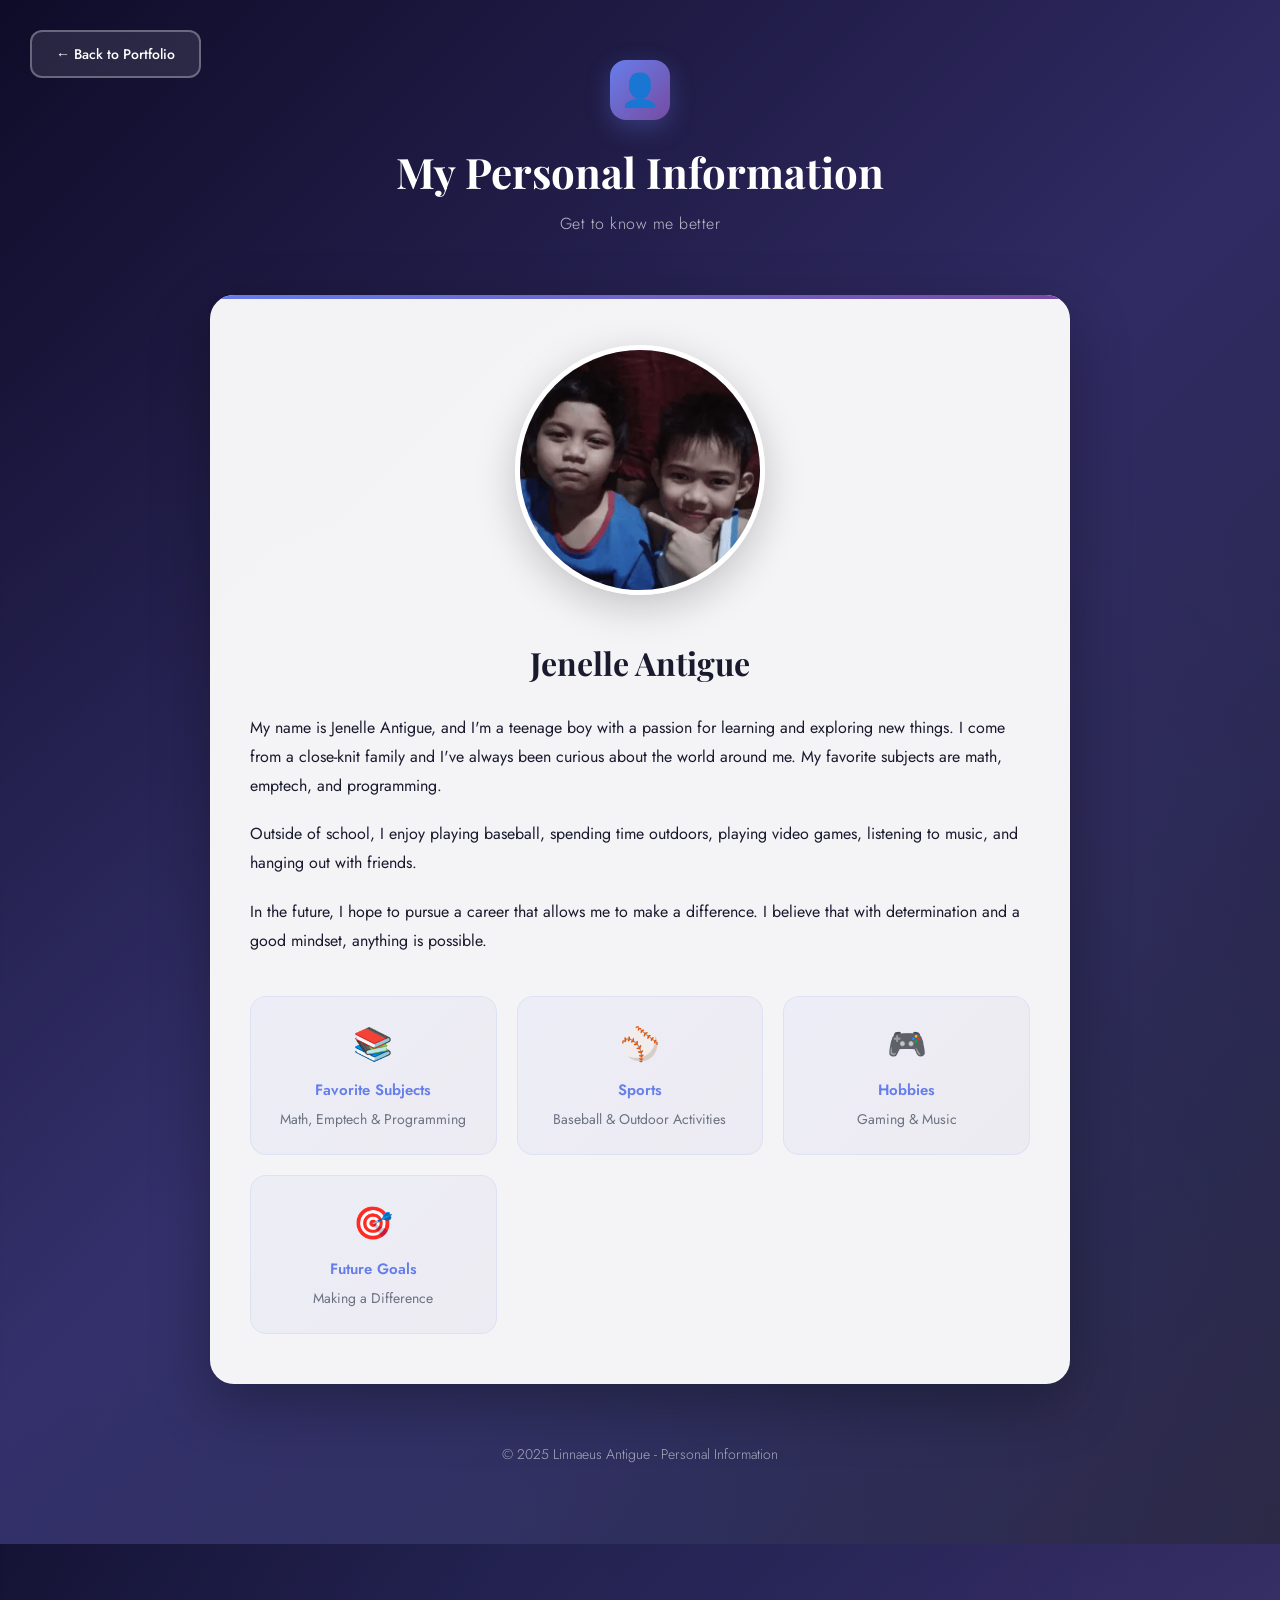
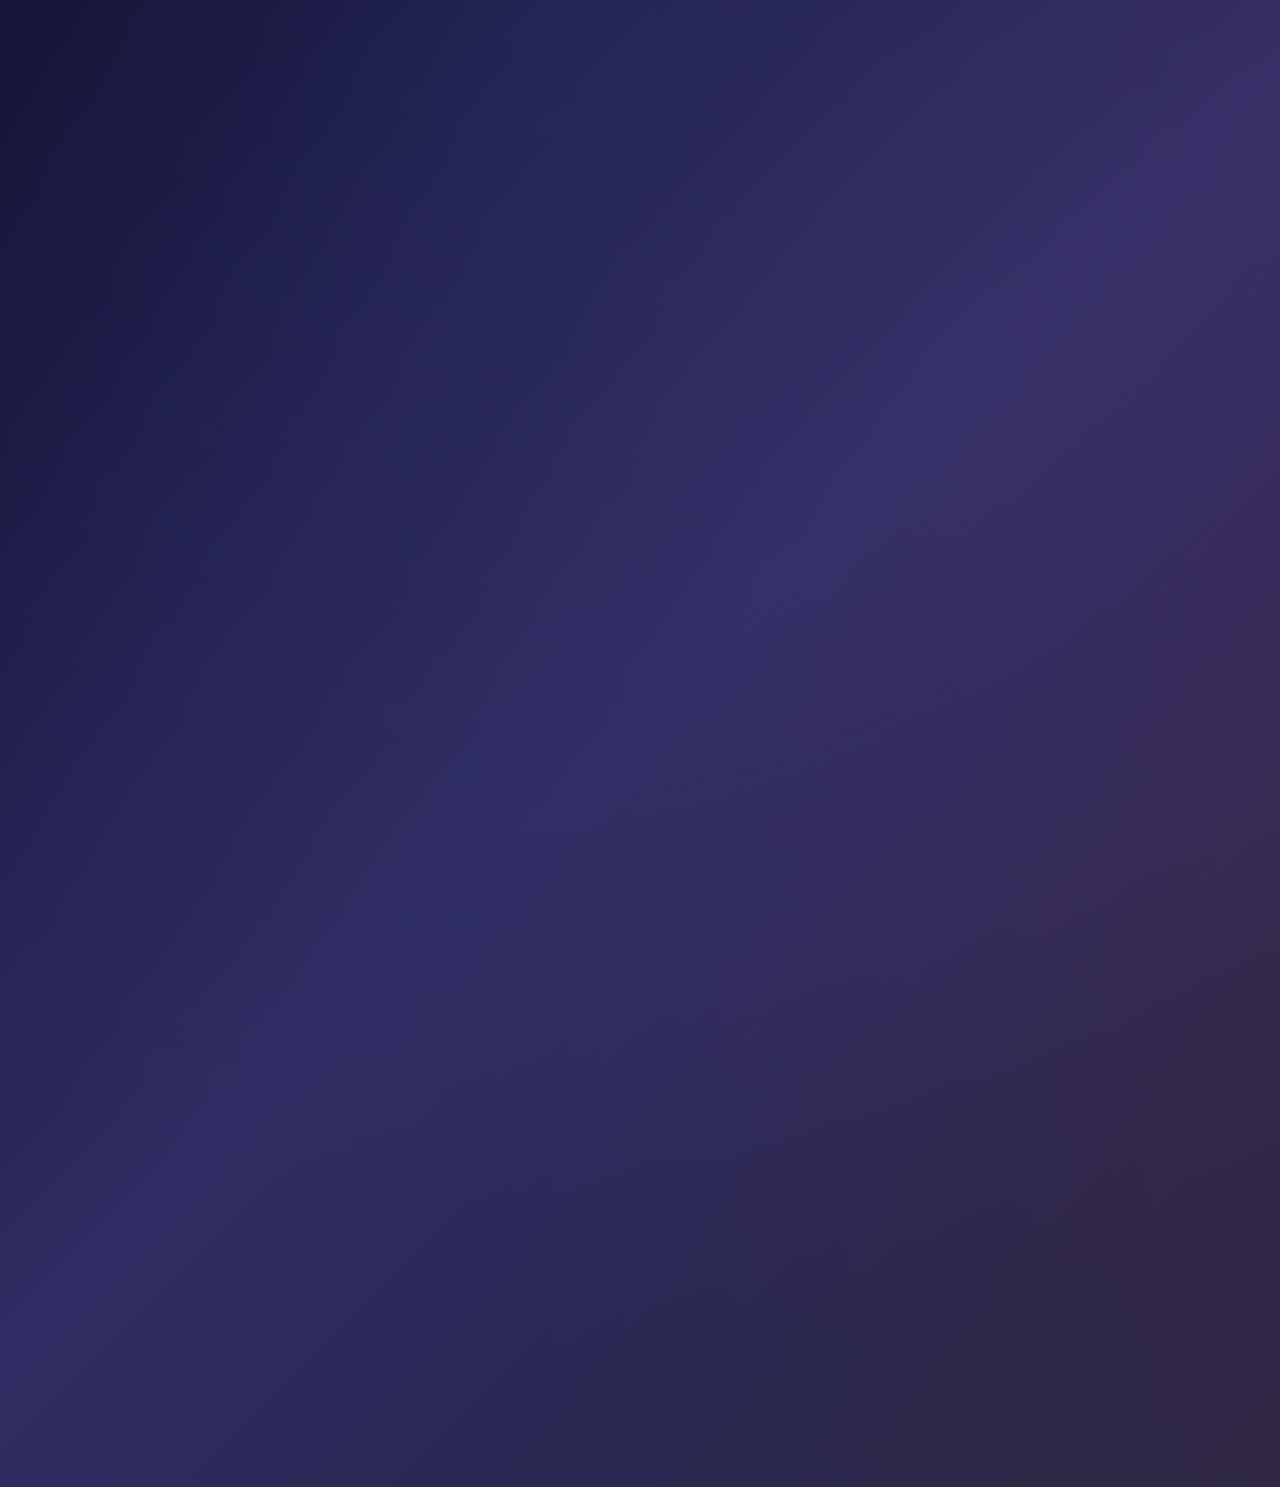
<file: personal_information.html>
<!DOCTYPE html>
<html>
<head>
    <meta charset="UTF-8">
    <meta name="viewport" content="width=device-width, initial-scale=1.0">
    <title>My Personal Information</title>
    <link rel="preconnect" href="https://fonts.googleapis.com">
    <link rel="preconnect" href="https://fonts.gstatic.com" crossorigin>
    <link href="https://fonts.googleapis.com/css2?family=Playfair+Display:wght@700&family=Jost:wght@300;400;500;600&display=swap" rel="stylesheet">
    <style>
        * {
            margin: 0;
            padding: 0;
            box-sizing: border-box;
        }

        :root {
            --primary-gradient: linear-gradient(135deg, #667eea 0%, #764ba2 100%);
            --accent: #667eea;
            --text-primary: #1a1a2e;
            --text-light: #6b7280;
            --bg-card: rgba(255, 255, 255, 0.95);
        }

        body {
            margin: 0;
            min-height: 100vh;
            font-family: 'Jost', sans-serif;
            background: #0f0c29;
            background: linear-gradient(135deg, #0f0c29 0%, #302b63 50%, #24243e 100%);
            position: relative;
            overflow-x: hidden;
            padding-bottom: 60px;
        }

        body::before {
            content: '';
            position: absolute;
            width: 200%;
            height: 200%;
            background: 
                radial-gradient(circle at 20% 50%, rgba(102, 126, 234, 0.1) 0%, transparent 50%),
                radial-gradient(circle at 80% 80%, rgba(245, 87, 108, 0.1) 0%, transparent 50%);
            animation: rotate 30s linear infinite;
            z-index: 0;
        }

        @keyframes rotate {
            0% { transform: rotate(0deg); }
            100% { transform: rotate(360deg); }
        }

        header {
            position: relative;
            z-index: 1;
            text-align: center;
            padding: 60px 20px 40px;
            animation: fadeInDown 0.8s ease-out;
        }

        @keyframes fadeInDown {
            from {
                opacity: 0;
                transform: translateY(-30px);
            }
            to {
                opacity: 1;
                transform: translateY(0);
            }
        }

        .logo {
            width: 60px;
            height: 60px;
            background: var(--primary-gradient);
            border-radius: 16px;
            margin: 0 auto 24px;
            display: flex;
            align-items: center;
            justify-content: center;
            box-shadow: 0 8px 24px rgba(102, 126, 234, 0.3);
            animation: pulse 2s ease-in-out infinite;
        }

        @keyframes pulse {
            0%, 100% { transform: scale(1); }
            50% { transform: scale(1.05); }
        }

        .logo::before {
            content: '👤';
            font-size: 32px;
        }

        h1 {
            font-family: 'Playfair Display', serif;
            font-size: 42px;
            color: white;
            margin-bottom: 12px;
            font-weight: 700;
        }

        .subtitle {
            color: rgba(255, 255, 255, 0.7);
            font-size: 16px;
            font-weight: 300;
            letter-spacing: 0.5px;
        }

        .back-button {
            position: fixed;
            top: 30px;
            left: 30px;
            z-index: 100;
            padding: 12px 24px;
            font-size: 14px;
            font-weight: 500;
            cursor: pointer;
            border: 2px solid rgba(255, 255, 255, 0.3);
            border-radius: 12px;
            background: rgba(255, 255, 255, 0.1);
            backdrop-filter: blur(10px);
            color: white;
            transition: all 0.3s cubic-bezier(0.4, 0, 0.2, 1);
            font-family: 'Jost', sans-serif;
            text-decoration: none;
            display: inline-flex;
            align-items: center;
            gap: 8px;
        }

        .back-button:hover {
            background: rgba(255, 255, 255, 0.2);
            border-color: rgba(255, 255, 255, 0.5);
            transform: translateX(-4px);
        }

        .container {
            position: relative;
            z-index: 1;
            max-width: 900px;
            margin: 0 auto;
            padding: 20px;
            animation: fadeInUp 0.8s ease-out 0.2s both;
        }

        @keyframes fadeInUp {
            from {
                opacity: 0;
                transform: translateY(30px);
            }
            to {
                opacity: 1;
                transform: translateY(0);
            }
        }

        .info-card {
            background: var(--bg-card);
            backdrop-filter: blur(20px);
            padding: 50px 40px;
            border-radius: 24px;
            box-shadow: 
                0 20px 60px rgba(0, 0, 0, 0.3),
                0 0 0 1px rgba(255, 255, 255, 0.1) inset;
            position: relative;
            overflow: hidden;
        }

        .info-card::before {
            content: '';
            position: absolute;
            top: 0;
            left: 0;
            right: 0;
            height: 4px;
            background: var(--primary-gradient);
        }

        .profile-image-container {
            text-align: center;
            margin-bottom: 40px;
        }

        .profile-image {
            width: 250px;
            height: 250px;
            border-radius: 50%;
            object-fit: cover;
            box-shadow: 0 12px 40px rgba(0, 0, 0, 0.2);
            border: 5px solid white;
            transition: transform 0.4s cubic-bezier(0.4, 0, 0.2, 1);
        }

        .profile-image:hover {
            transform: scale(1.05);
        }

        .info-text h2 {
            font-family: 'Playfair Display', serif;
            font-size: 32px;
            color: var(--text-primary);
            margin-bottom: 30px;
            text-align: center;
            font-weight: 700;
        }

        .info-text p {
            font-family: 'Jost', sans-serif;
            color: var(--text-primary);
            line-height: 1.8;
            font-size: 16px;
            margin-bottom: 20px;
            font-weight: 400;
        }

        .highlights {
            display: grid;
            grid-template-columns: repeat(auto-fit, minmax(200px, 1fr));
            gap: 20px;
            margin-top: 40px;
        }

        .highlight-item {
            background: linear-gradient(135deg, rgba(102, 126, 234, 0.05) 0%, rgba(118, 75, 162, 0.05) 100%);
            padding: 24px;
            border-radius: 16px;
            text-align: center;
            border: 1px solid rgba(102, 126, 234, 0.1);
            transition: all 0.3s cubic-bezier(0.4, 0, 0.2, 1);
        }

        .highlight-item:hover {
            transform: translateY(-4px);
            box-shadow: 0 8px 24px rgba(102, 126, 234, 0.15);
        }

        .highlight-item .icon {
            font-size: 32px;
            margin-bottom: 12px;
        }

        .highlight-item .title {
            font-weight: 600;
            color: var(--accent);
            margin-bottom: 8px;
            font-size: 15px;
        }

        .highlight-item .description {
            color: var(--text-light);
            font-size: 14px;
            line-height: 1.5;
        }

        footer {
            position: relative;
            z-index: 1;
            text-align: center;
            padding: 40px 20px 20px;
            color: rgba(255, 255, 255, 0.6);
            font-size: 14px;
            font-weight: 300;
        }

        @media (max-width: 768px) {
            h1 {
                font-size: 32px;
            }

            .info-card {
                padding: 30px 20px;
            }

            .profile-image {
                width: 200px;
                height: 200px;
            }

            .info-text h2 {
                font-size: 26px;
            }

            .back-button {
                top: 20px;
                left: 20px;
                padding: 10px 20px;
                font-size: 13px;
            }

            .highlights {
                grid-template-columns: 1fr;
            }
        }
    </style>
</head>
<body>
    <a href="portfolio.html" class="back-button">← Back to Portfolio</a>

    <header>
        <div class="logo"></div>
        <h1>My Personal Information</h1>
        <p class="subtitle">Get to know me better</p>
    </header>

    <main class="container">
        <div class="info-card">
            <div class="profile-image-container">
                <img src="personal_images/Antigue.png" alt="Jenelle Antigue" class="profile-image">
            </div>

            <div class="info-text">
                <h2>Jenelle Antigue</h2>

                <p>
                    My name is Jenelle Antigue, and I'm a teenage boy with a passion for learning and exploring new things.
                    I come from a close-knit family and I've always been curious about the world around me.
                    My favorite subjects are math, emptech, and programming.
                </p>

                <p>
                    Outside of school, I enjoy playing baseball, spending time outdoors,
                    playing video games, listening to music, and hanging out with friends.
                </p>

                <p>
                    In the future, I hope to pursue a career that allows me to make a difference.
                    I believe that with determination and a good mindset, anything is possible.
                </p>
            </div>

            <div class="highlights">
                <div class="highlight-item">
                    <div class="icon">📚</div>
                    <div class="title">Favorite Subjects</div>
                    <div class="description">Math, Emptech & Programming</div>
                </div>

                <div class="highlight-item">
                    <div class="icon">⚾</div>
                    <div class="title">Sports</div>
                    <div class="description">Baseball & Outdoor Activities</div>
                </div>

                <div class="highlight-item">
                    <div class="icon">🎮</div>
                    <div class="title">Hobbies</div>
                    <div class="description">Gaming & Music</div>
                </div>

                <div class="highlight-item">
                    <div class="icon">🎯</div>
                    <div class="title">Future Goals</div>
                    <div class="description">Making a Difference</div>
                </div>
            </div>
        </div>
    </main>

    <footer>
        <p>© 2025 Linnaeus Antigue - Personal Information</p>
    </footer>
</body>
</html>
</file>
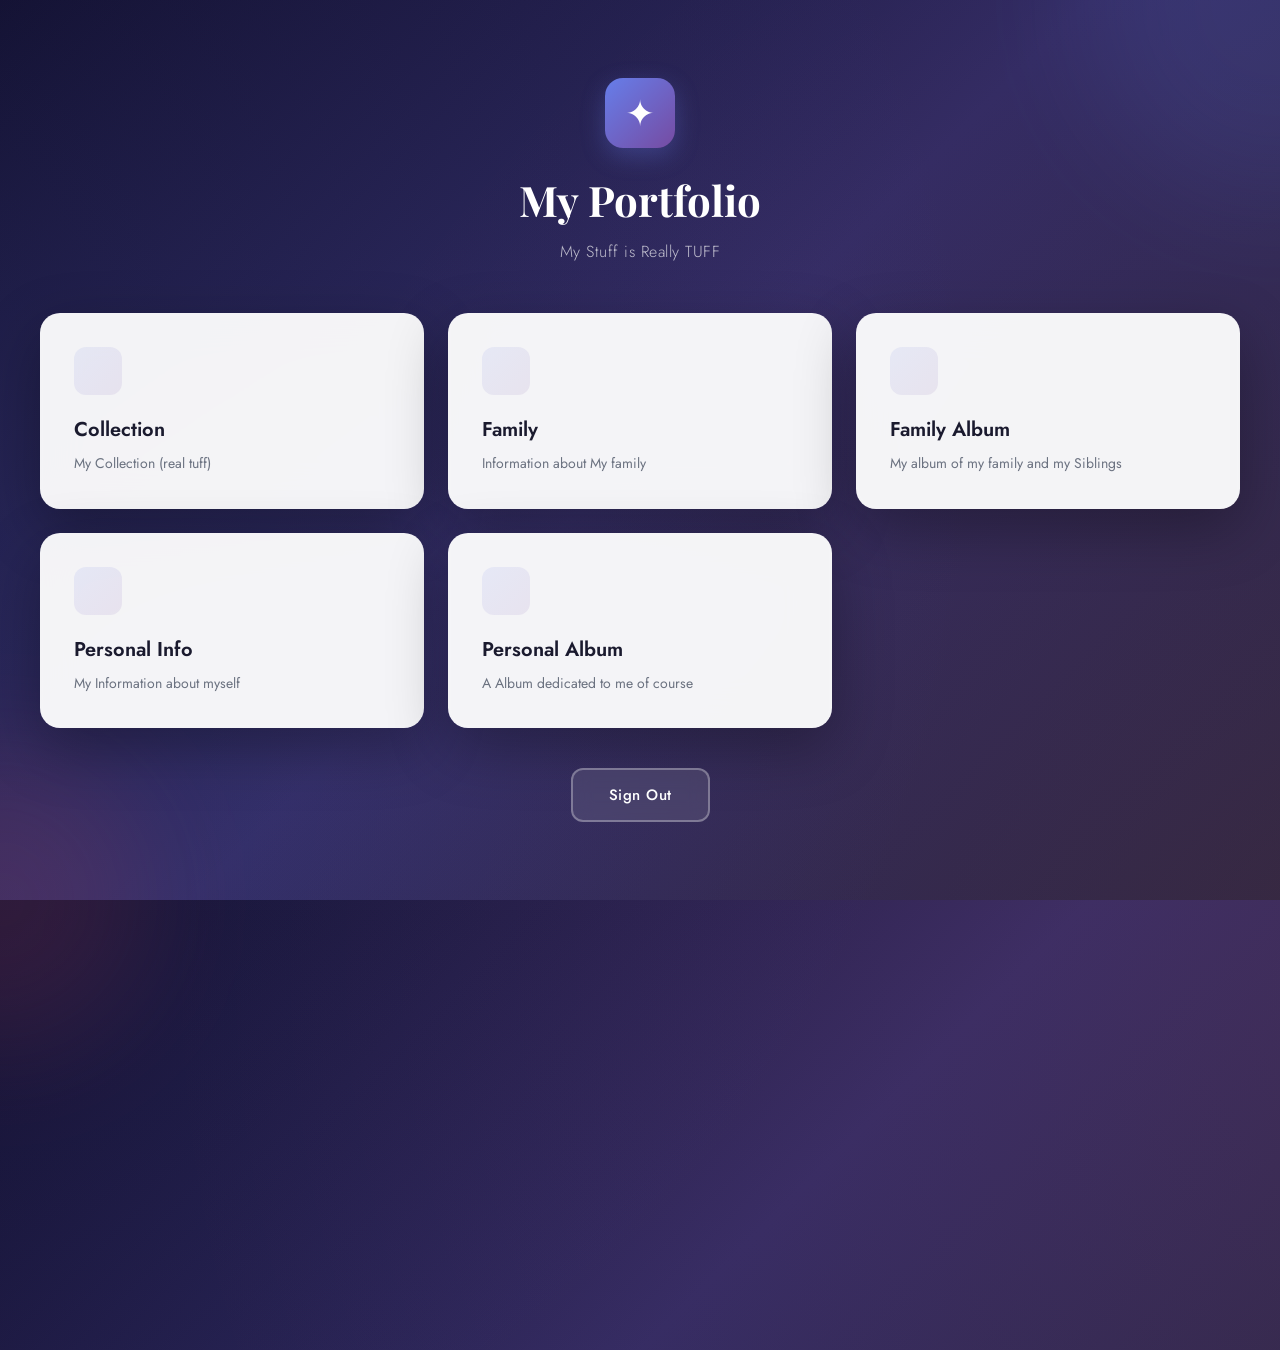
<file: portfolio.html>
<!DOCTYPE html>
<html>
<head>
    <title>My Portfolio</title>
    <link rel="preconnect" href="https://fonts.googleapis.com">
    <link rel="preconnect" href="https://fonts.gstatic.com" crossorigin>
    <link href="https://fonts.googleapis.com/css2?family=Playfair+Display:wght@700&family=Jost:wght@300;400;500;600&display=swap" rel="stylesheet">
    <style>
        * {
            margin: 0;
            padding: 0;
            box-sizing: border-box;
        }

        :root {
            --primary-gradient: linear-gradient(135deg, #667eea 0%, #764ba2 100%);
            --secondary-gradient: linear-gradient(135deg, #f093fb 0%, #f5576c 100%);
            --accent: #667eea;
            --text-primary: #1a1a2e;
            --text-light: #6b7280;
            --bg-card: rgba(255, 255, 255, 0.95);
        }

        body {
            margin: 0;
            min-height: 100vh;
            display: flex;
            justify-content: center;
            align-items: center;
            font-family: 'Jost', sans-serif;
            background: #0f0c29;
            background: linear-gradient(135deg, #0f0c29 0%, #302b63 50%, #24243e 100%);
            position: relative;
            overflow-x: hidden;
            padding: 40px 20px;
        }

        body::before {
            content: '';
            position: absolute;
            width: 200%;
            height: 200%;
            background: 
                radial-gradient(circle at 20% 50%, rgba(102, 126, 234, 0.1) 0%, transparent 50%),
                radial-gradient(circle at 80% 80%, rgba(245, 87, 108, 0.1) 0%, transparent 50%);
            animation: rotate 30s linear infinite;
        }

        @keyframes rotate {
            0% { transform: rotate(0deg); }
            100% { transform: rotate(360deg); }
        }

        .container {
            position: relative;
            z-index: 1;
            width: 100%;
            max-width: 1200px;
            animation: fadeInUp 0.8s ease-out;
        }

        @keyframes fadeInUp {
            from {
                opacity: 0;
                transform: translateY(30px);
            }
            to {
                opacity: 1;
                transform: translateY(0);
            }
        }

        .header {
            text-align: center;
            margin-bottom: 50px;
        }

        .logo {
            width: 70px;
            height: 70px;
            background: var(--primary-gradient);
            border-radius: 18px;
            margin: 0 auto 24px;
            display: flex;
            align-items: center;
            justify-content: center;
            box-shadow: 0 8px 24px rgba(102, 126, 234, 0.3);
            animation: pulse 2s ease-in-out infinite;
        }

        @keyframes pulse {
            0%, 100% { transform: scale(1); }
            50% { transform: scale(1.05); }
        }

        .logo::before {
            content: '✦';
            font-size: 36px;
            color: white;
        }

        h1 {
            font-family: 'Playfair Display', serif;
            font-size: 42px;
            color: white;
            margin-bottom: 12px;
            font-weight: 700;
        }

        .subtitle {
            color: rgba(255, 255, 255, 0.7);
            font-size: 16px;
            font-weight: 300;
            letter-spacing: 0.5px;
        }

        .portfolio-grid {
            display: grid;
            grid-template-columns: repeat(auto-fit, minmax(300px, 1fr));
            gap: 24px;
            margin-bottom: 40px;
        }

        .portfolio-card {
            background: var(--bg-card);
            backdrop-filter: blur(20px);
            padding: 32px;
            border-radius: 20px;
            box-shadow: 
                0 20px 60px rgba(0, 0, 0, 0.3),
                0 0 0 1px rgba(255, 255, 255, 0.1) inset;
            cursor: pointer;
            transition: all 0.4s cubic-bezier(0.4, 0, 0.2, 1);
            position: relative;
            overflow: hidden;
            border: 2px solid transparent;
        }

        .portfolio-card::before {
            content: '';
            position: absolute;
            top: 0;
            left: 0;
            right: 0;
            height: 4px;
            background: var(--primary-gradient);
            transform: scaleX(0);
            transition: transform 0.4s cubic-bezier(0.4, 0, 0.2, 1);
        }

        .portfolio-card:hover::before {
            transform: scaleX(1);
        }

        .portfolio-card:hover {
            transform: translateY(-8px);
            box-shadow: 
                0 24px 72px rgba(0, 0, 0, 0.4),
                0 0 0 1px rgba(255, 255, 255, 0.2) inset;
            border-color: rgba(102, 126, 234, 0.2);
        }

        .card-icon {
            width: 48px;
            height: 48px;
            background: linear-gradient(135deg, rgba(102, 126, 234, 0.1) 0%, rgba(118, 75, 162, 0.1) 100%);
            border-radius: 12px;
            display: flex;
            align-items: center;
            justify-content: center;
            margin-bottom: 20px;
            font-size: 24px;
            transition: all 0.3s ease;
        }

        .portfolio-card:hover .card-icon {
            transform: scale(1.1) rotate(5deg);
            background: var(--primary-gradient);
        }

        .portfolio-card:hover .card-icon::before {
            filter: brightness(0) invert(1);
        }

        .card-title {
            font-size: 20px;
            font-weight: 600;
            color: var(--text-primary);
            margin-bottom: 8px;
            font-family: 'Jost', sans-serif;
        }

        .card-description {
            font-size: 14px;
            color: var(--text-light);
            line-height: 1.6;
            font-weight: 400;
        }

        .logout-section {
            text-align: center;
            margin-top: 40px;
        }

        .logout-btn {
            padding: 14px 36px;
            font-size: 15px;
            font-weight: 500;
            cursor: pointer;
            border: 2px solid rgba(255, 255, 255, 0.3);
            border-radius: 12px;
            background: rgba(255, 255, 255, 0.1);
            backdrop-filter: blur(10px);
            color: white;
            transition: all 0.3s cubic-bezier(0.4, 0, 0.2, 1);
            font-family: 'Jost', sans-serif;
            letter-spacing: 0.5px;
        }

        .logout-btn:hover {
            background: rgba(255, 255, 255, 0.2);
            border-color: rgba(255, 255, 255, 0.5);
            transform: translateY(-2px);
            box-shadow: 0 8px 24px rgba(0, 0, 0, 0.3);
        }

        .logout-btn:active {
            transform: translateY(0);
        }

        .decorative-circle {
            position: absolute;
            border-radius: 50%;
            opacity: 0.6;
            filter: blur(60px);
            pointer-events: none;
        }

        .circle-1 {
            width: 400px;
            height: 400px;
            background: rgba(102, 126, 234, 0.2);
            top: -200px;
            right: -200px;
        }

        .circle-2 {
            width: 300px;
            height: 300px;
            background: rgba(245, 87, 108, 0.2);
            bottom: -150px;
            left: -150px;
        }

        /* Animation delays for staggered entrance */
        .portfolio-card:nth-child(1) { animation: fadeInUp 0.8s ease-out 0.1s both; }
        .portfolio-card:nth-child(2) { animation: fadeInUp 0.8s ease-out 0.2s both; }
        .portfolio-card:nth-child(3) { animation: fadeInUp 0.8s ease-out 0.3s both; }
        .portfolio-card:nth-child(4) { animation: fadeInUp 0.8s ease-out 0.4s both; }
        .portfolio-card:nth-child(5) { animation: fadeInUp 0.8s ease-out 0.5s both; }

        @media (max-width: 768px) {
            .portfolio-grid {
                grid-template-columns: 1fr;
            }

            h1 {
                font-size: 32px;
            }
        }
    </style>
</head>
<body>

<div class="container">
    <div class="header">
        <div class="logo"></div>
        <h1>My Portfolio</h1>
        <p class="subtitle">My Stuff is Really TUFF </p>
    </div>

    <div class="portfolio-grid">
        <div class="portfolio-card" onclick="openPage('collection_album.html')">
            <div class="card-icon"></div>
            <div class="card-title">Collection</div>
            <div class="card-description">My Collection (real tuff)</div>
        </div>

        <div class="portfolio-card" onclick="openPage('family.html')">
            <div class="card-icon"></div>
            <div class="card-title">Family</div>
            <div class="card-description">Information about My family</div>
        </div>

        <div class="portfolio-card" onclick="openPage('family_album.html')">
            <div class="card-icon"></div>
            <div class="card-title">Family Album</div>
            <div class="card-description">My album of my family and my Siblings</div>
        </div>

        <div class="portfolio-card" onclick="openPage('personal_information.html')">
            <div class="card-icon"></div>
            <div class="card-title">Personal Info</div>
            <div class="card-description">My Information about myself</div>
        </div>

        <div class="portfolio-card" onclick="openPage('personal_album.html')">
            <div class="card-icon"></div>
            <div class="card-title">Personal Album</div>
            <div class="card-description">A Album dedicated to me of course</div>
        </div>
    </div>

    <div class="logout-section">
        <button class="logout-btn" onclick="logout()">Sign Out</button>
    </div>
</div>

<div class="decorative-circle circle-1"></div>
<div class="decorative-circle circle-2"></div>

<script>
    function logout() {
        window.location.href = 'index.html';
    }

    function openPage(file) {
        window.location.href = file;
    }
</script>

</body>
</html>
</file>
<file: style.css>
/* Reset basic styles */
* {
  margin: 0;
  padding: 0;
  box-sizing: border-box;
}

/* Body styling */
body {
  font-family: 'Segoe UI', Tahoma, Geneva, Verdana, sans-serif;
  background: #f7f7fa;
  color: #333;
  min-height: 100vh;
  display: flex;
  flex-direction: column;
  align-items: center;
}

/* Header styling */
header {
  background-color: #3f51b5;
  width: 100%;
  padding: 1.5rem 0;
  text-align: center;
  color: white;
  box-shadow: 0 2px 6px rgba(0, 0, 0, 0.1);
}

header h1 {
  font-size: 2rem;
  letter-spacing: 1px;
}

/* Gallery grid */
.gallery {
  display: grid;
  grid-template-columns: repeat(auto-fill, minmax(250px, 1fr));
  gap: 1rem;
  padding: 2rem;
  width: 90%;
  max-width: 1200px;
}

.gallery img {
  width: 100%;
  height: 250px;
  object-fit: cover;
  border-radius: 10px;
  transition: transform 0.3s ease, box-shadow 0.3s ease;
}

.gallery img:hover {
  transform: scale(1.05);
  box-shadow: 0 4px 12px rgba(0, 0, 0, 0.3);
}

/* Footer */
footer {
  margin-top: auto;
  padding: 1rem;
  background-color: #3f51b5;
  color: white;
  text-align: center;
  width: 100%;
  font-size: 0.9rem;
}
</file>
